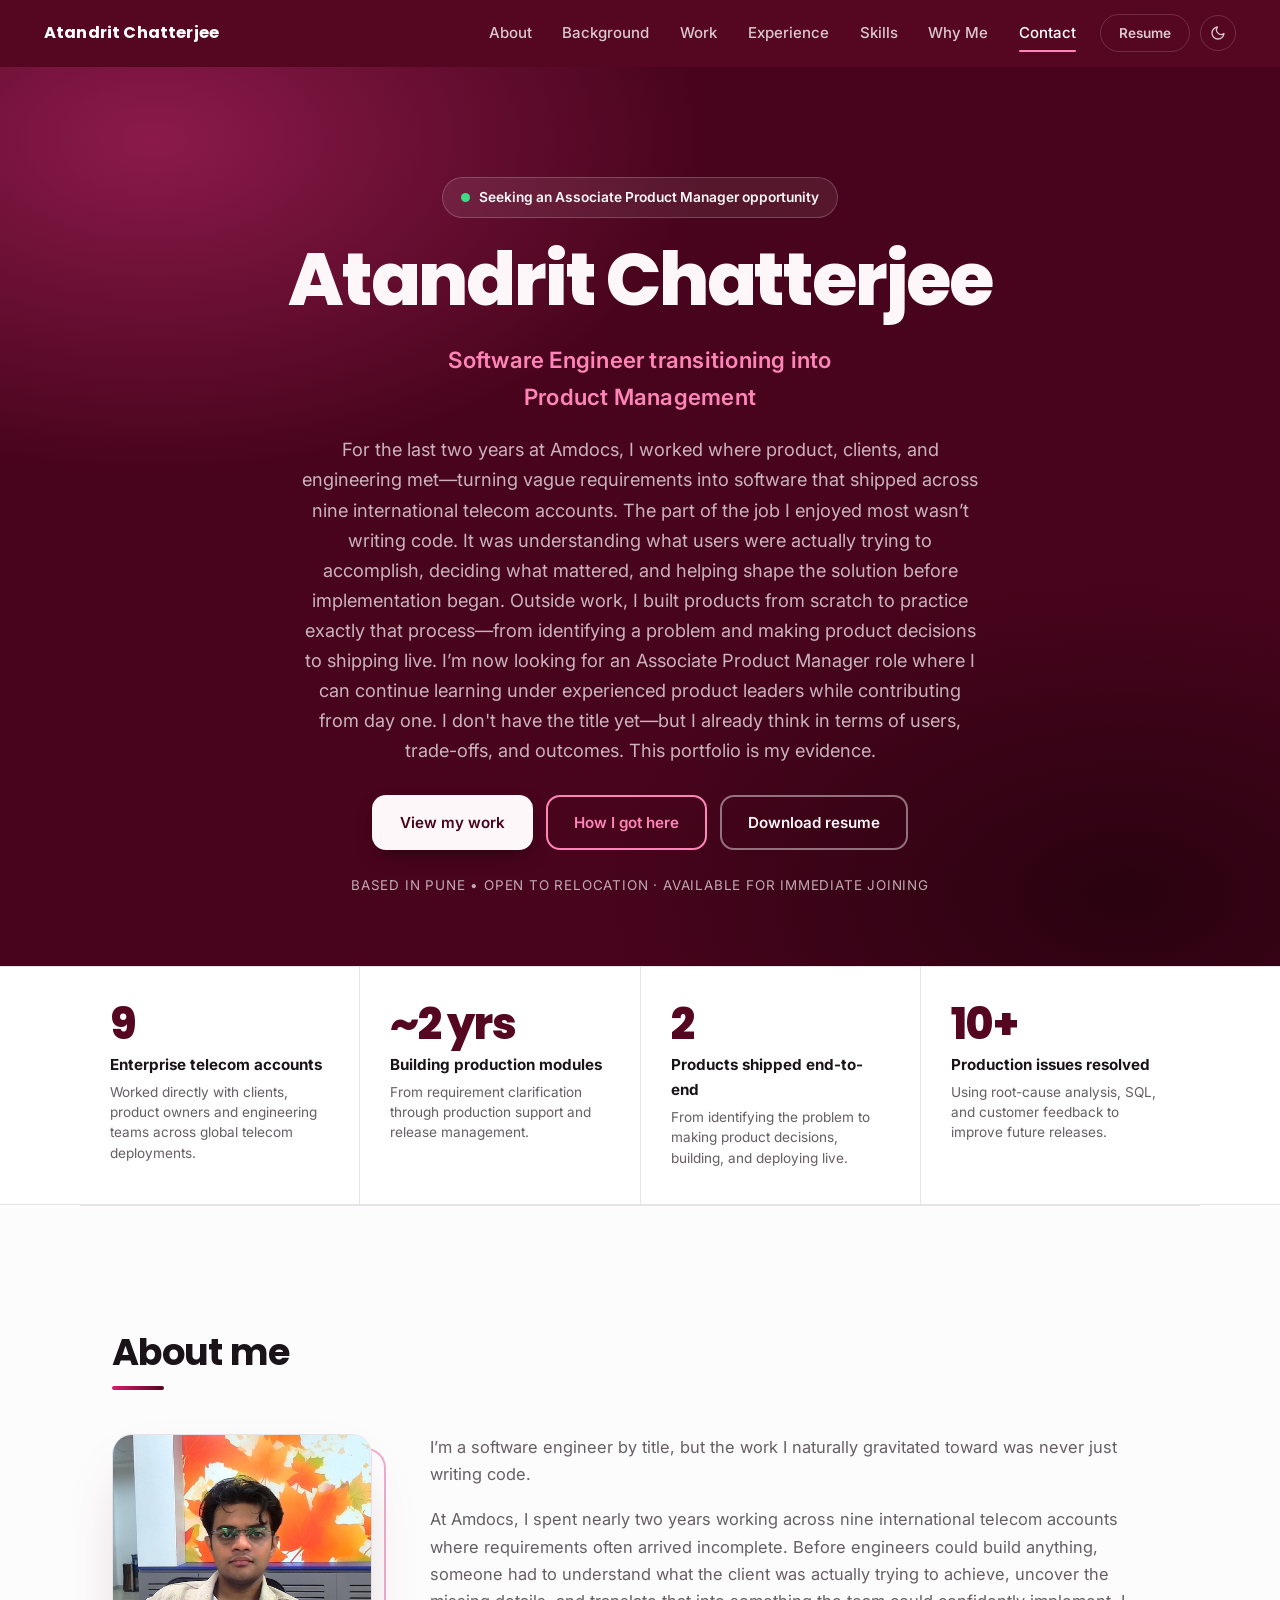
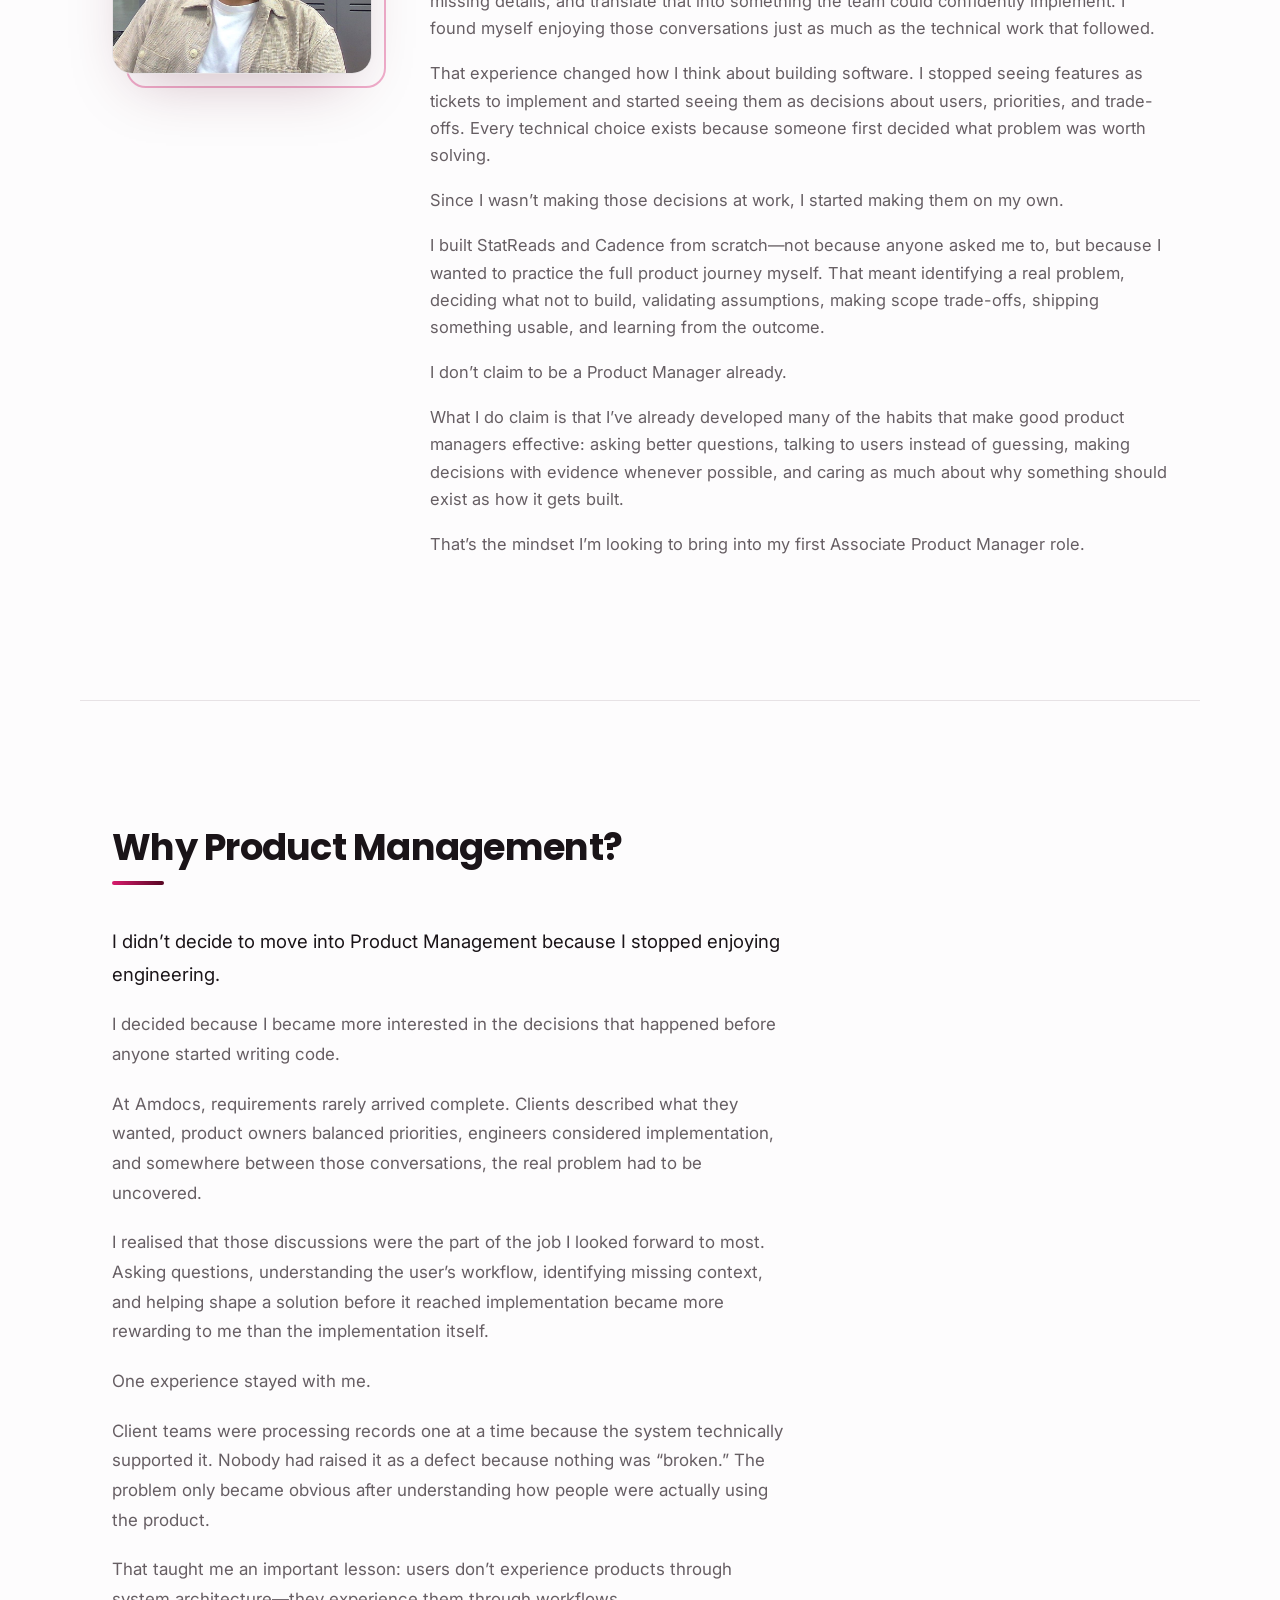
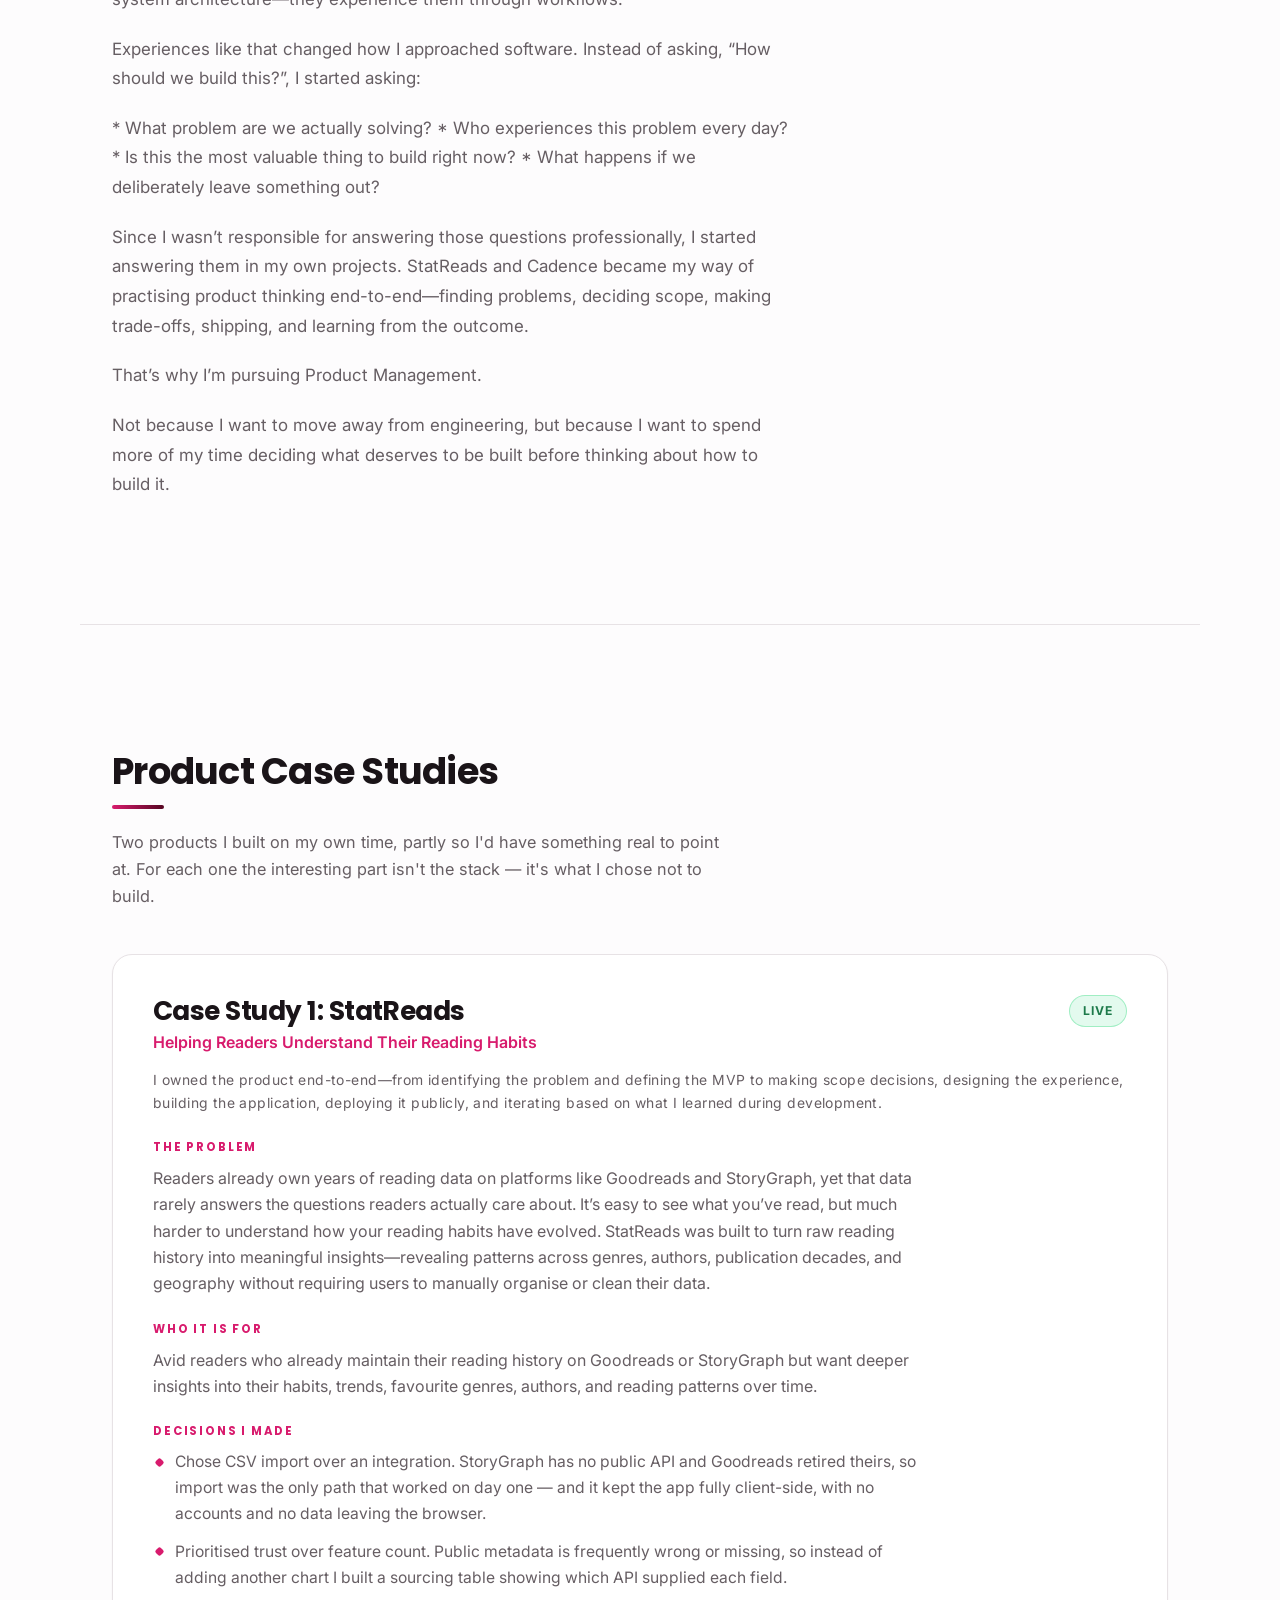
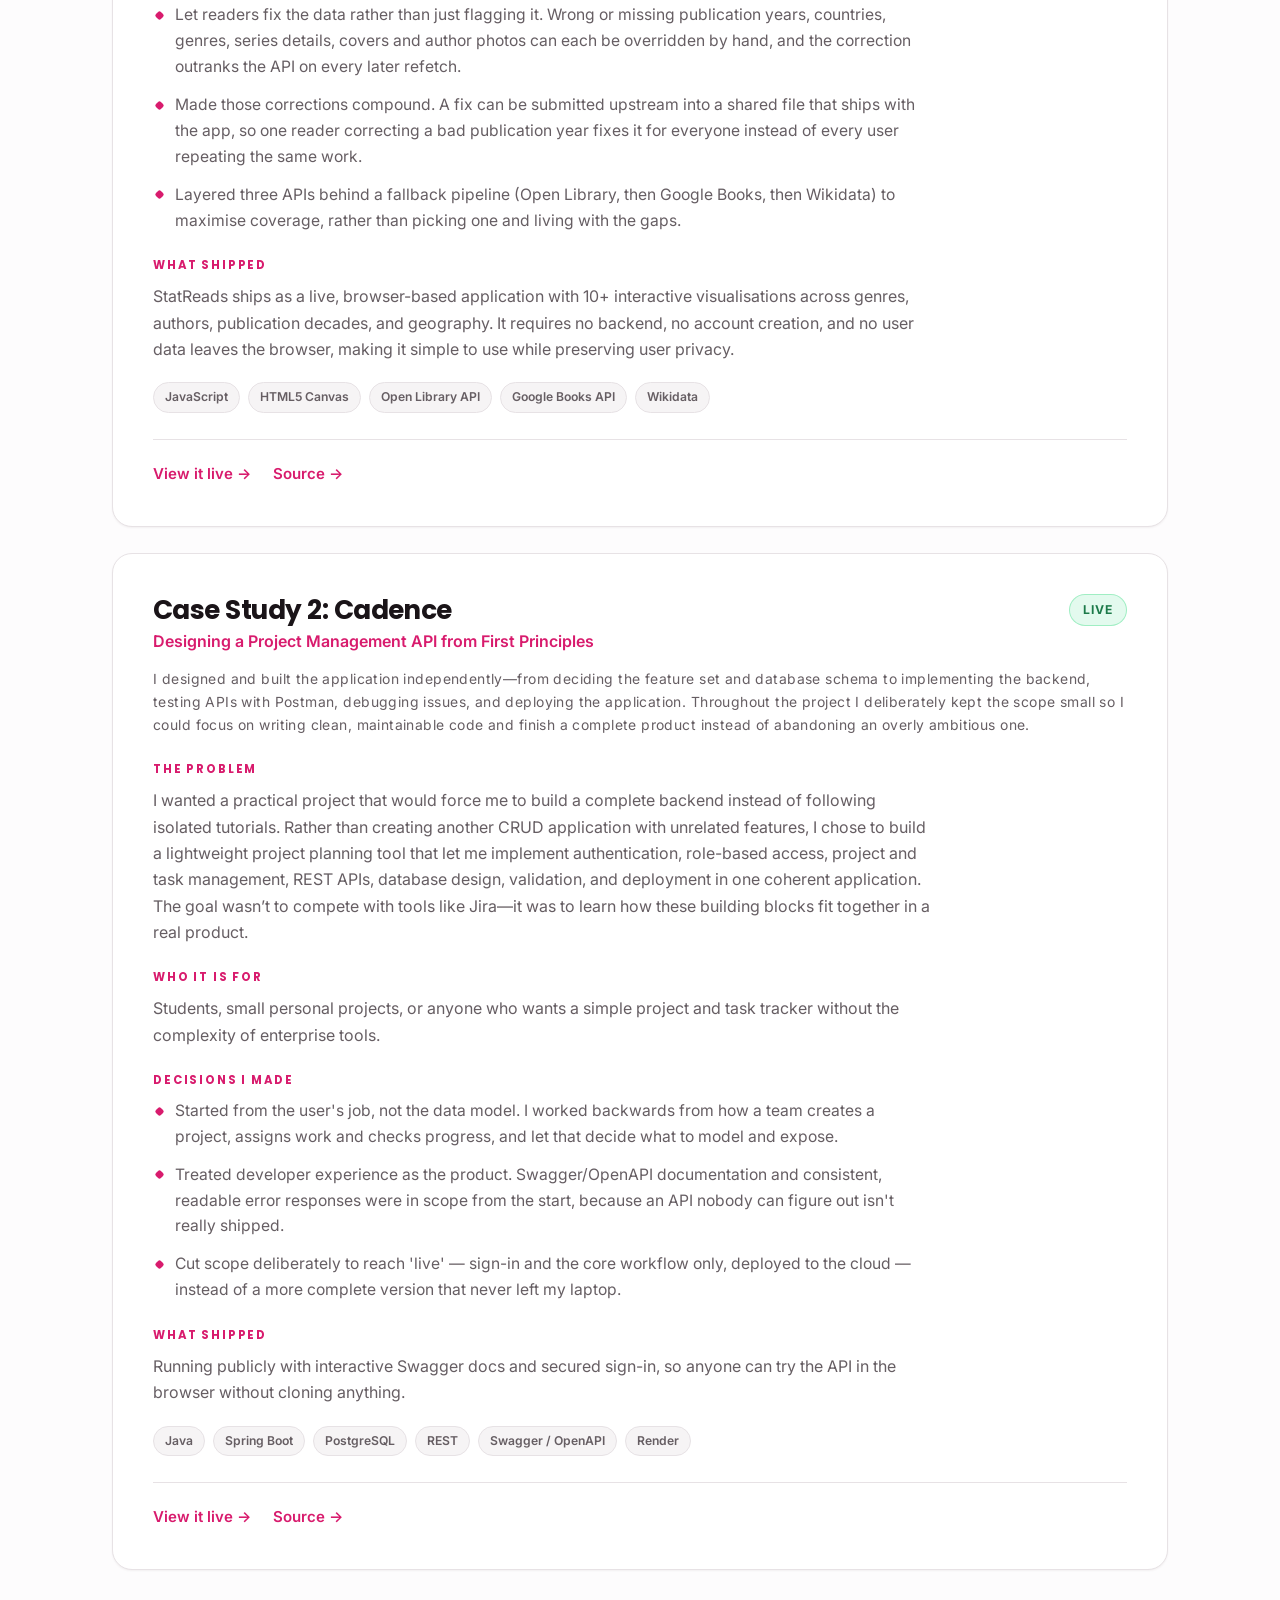
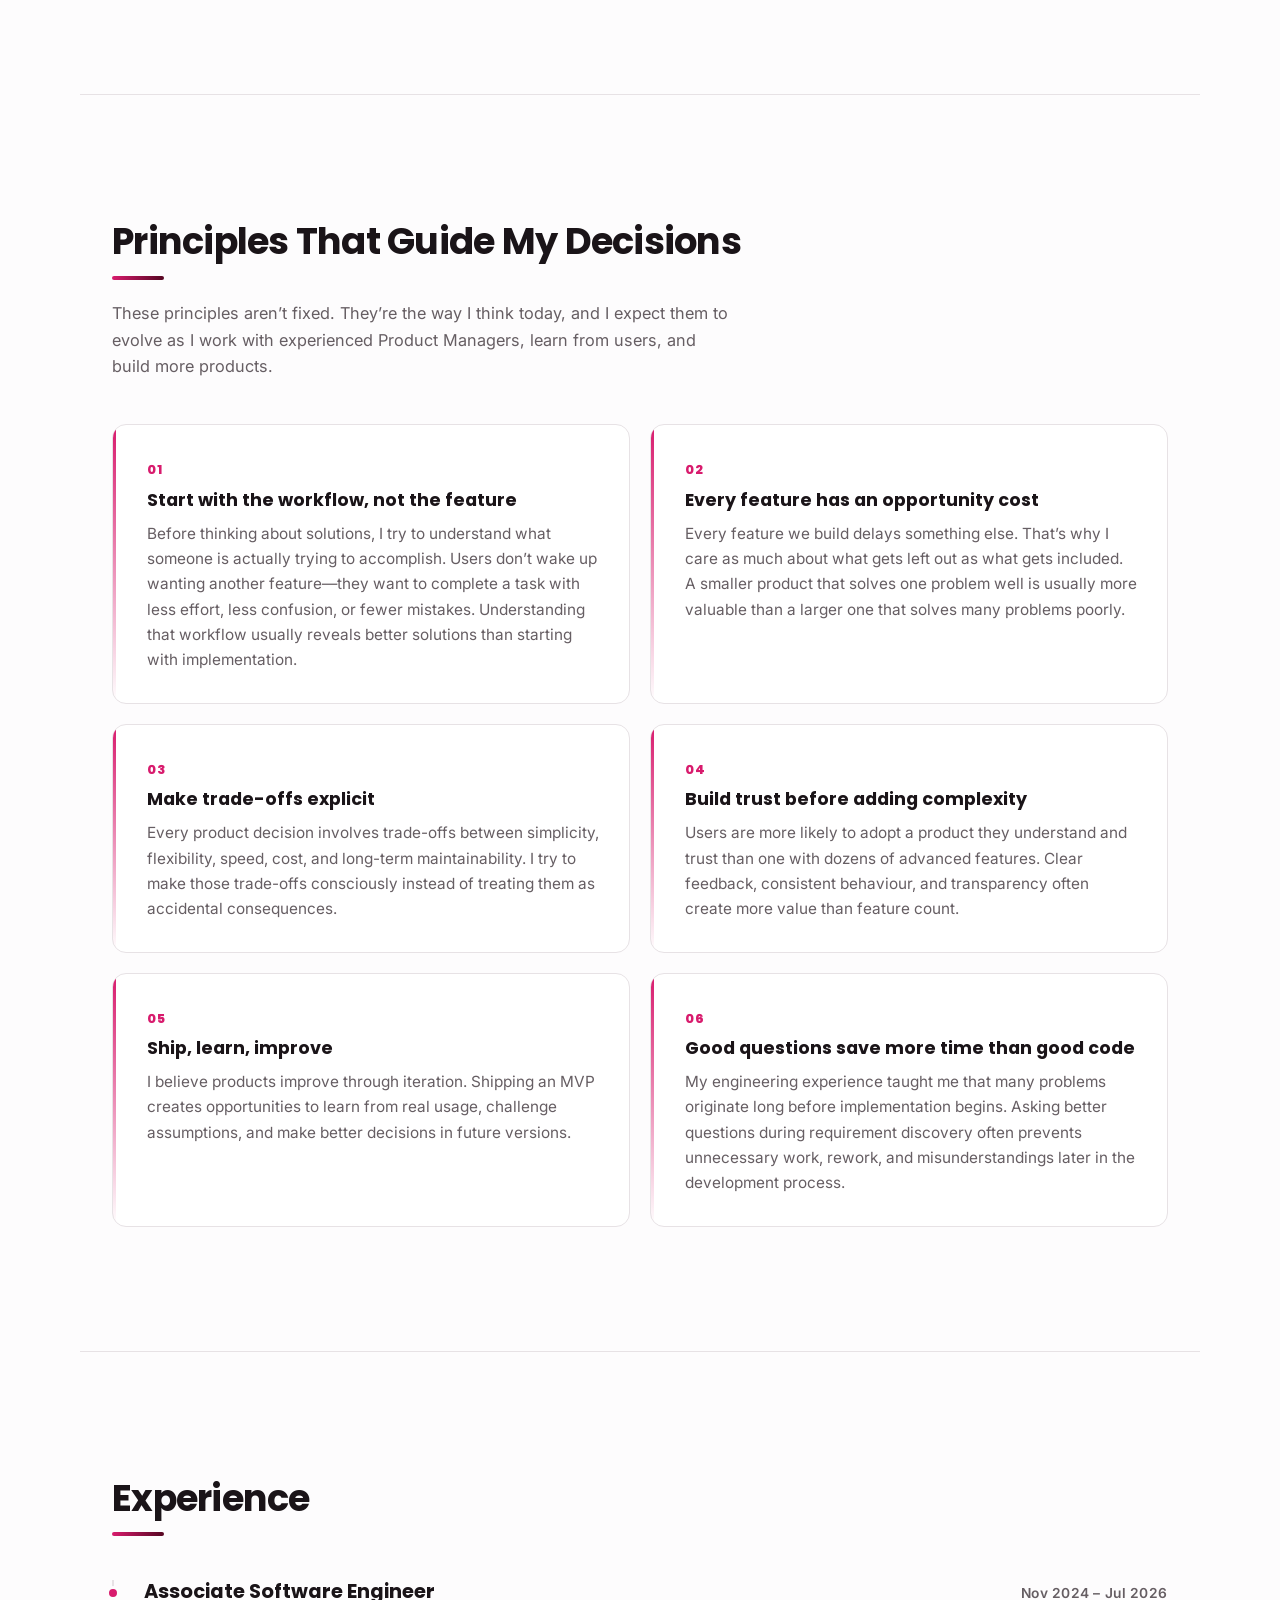
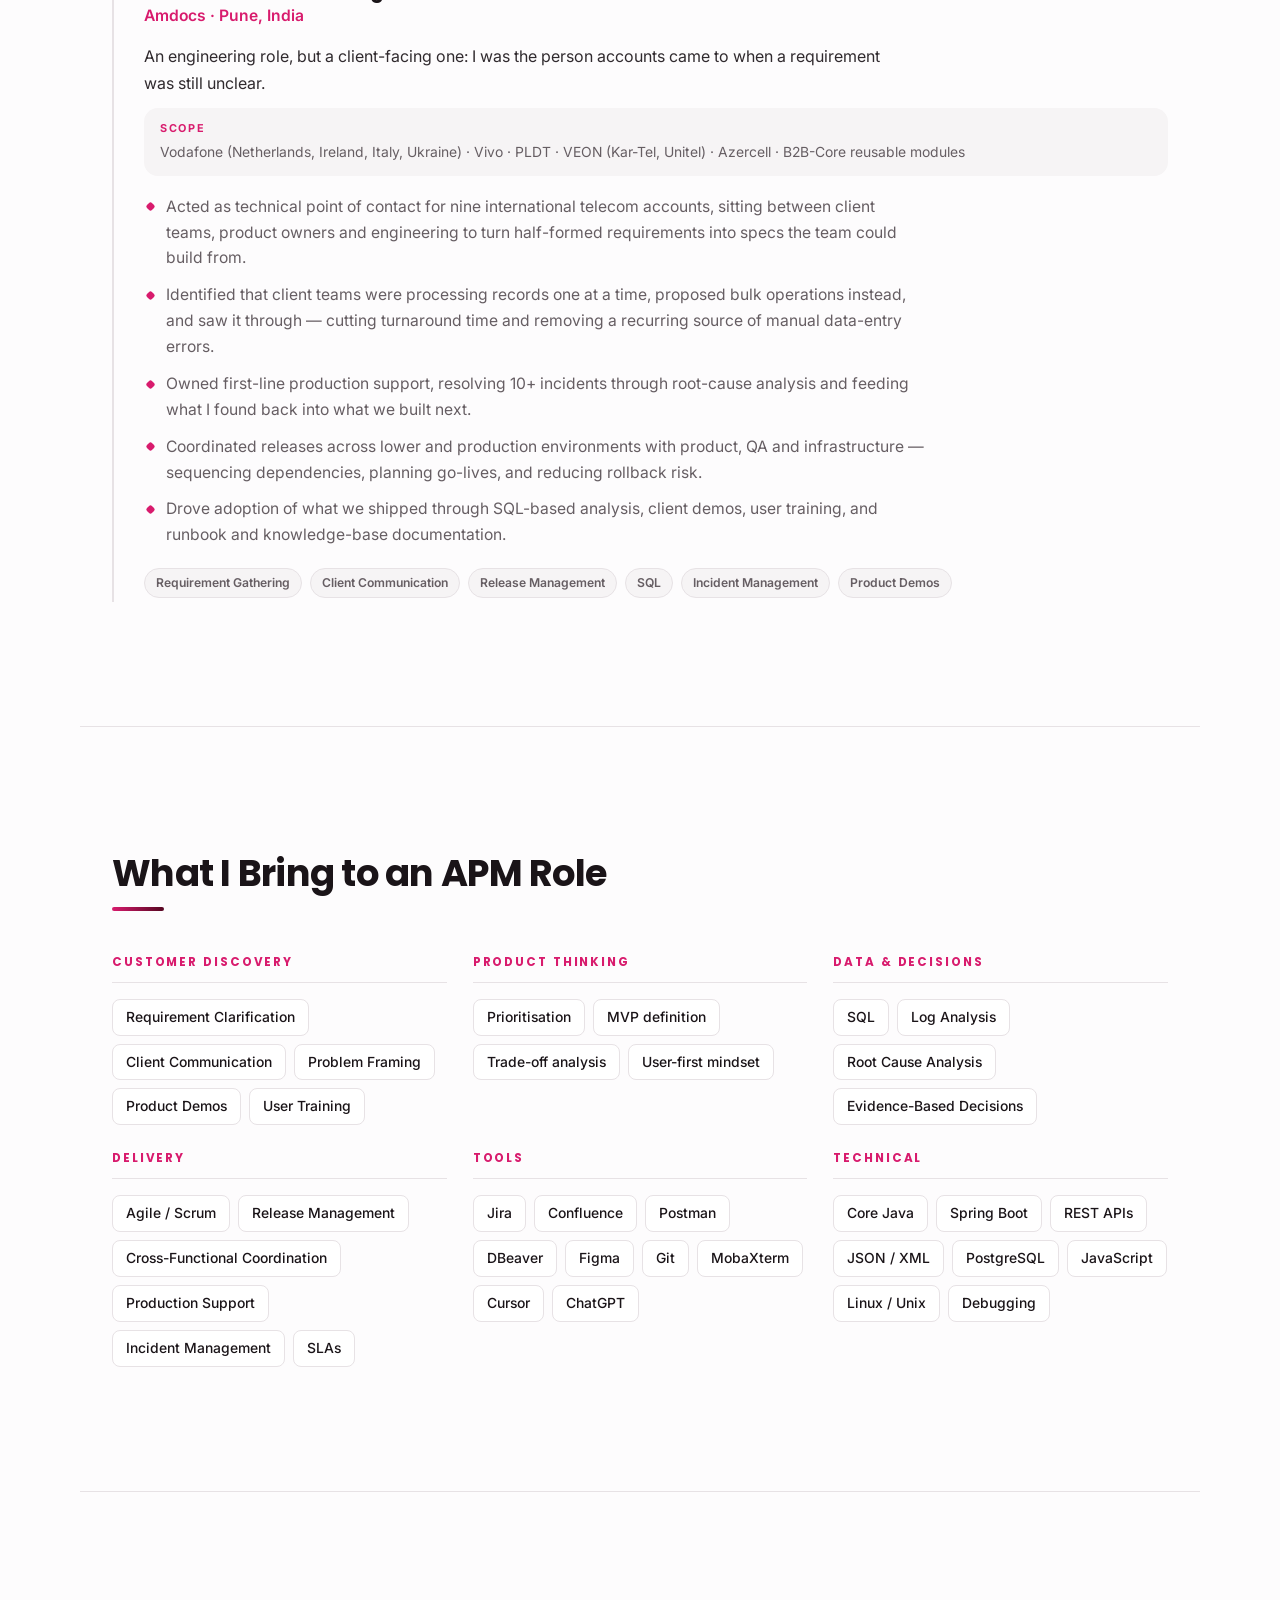
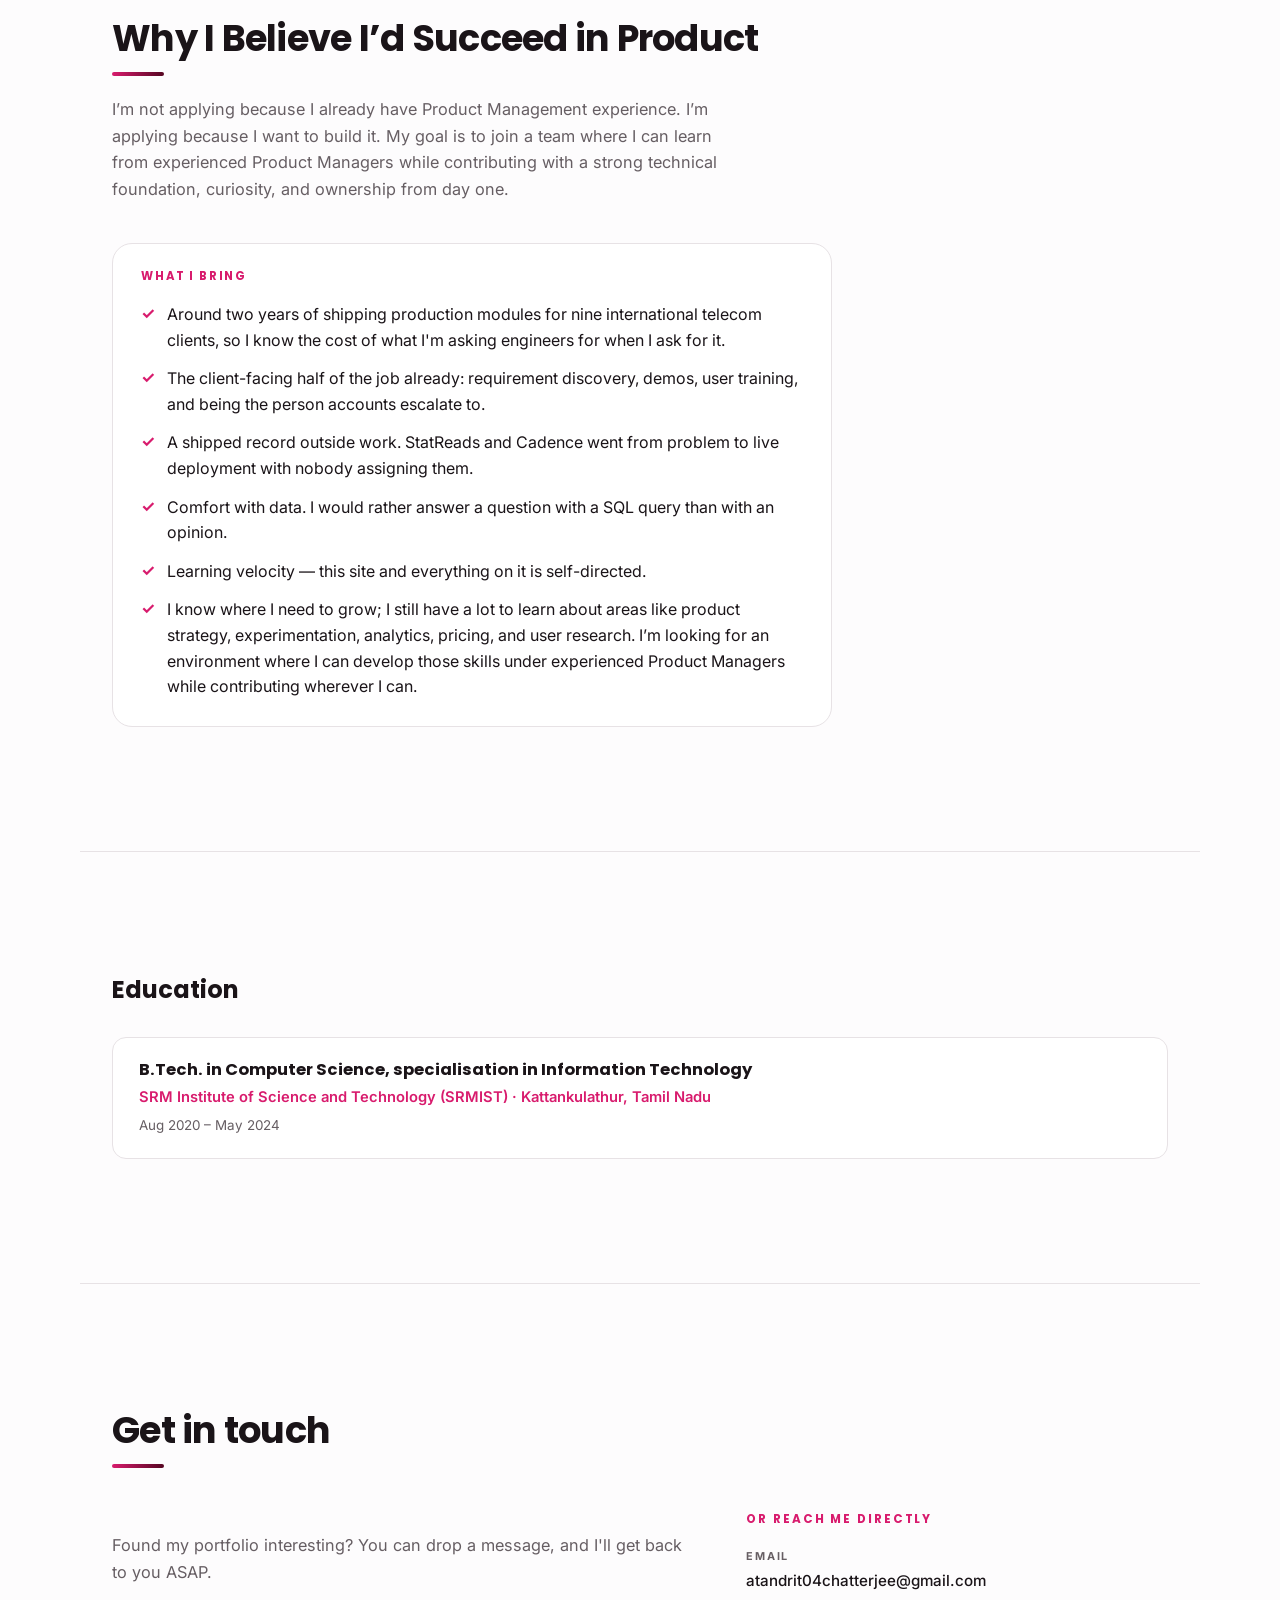
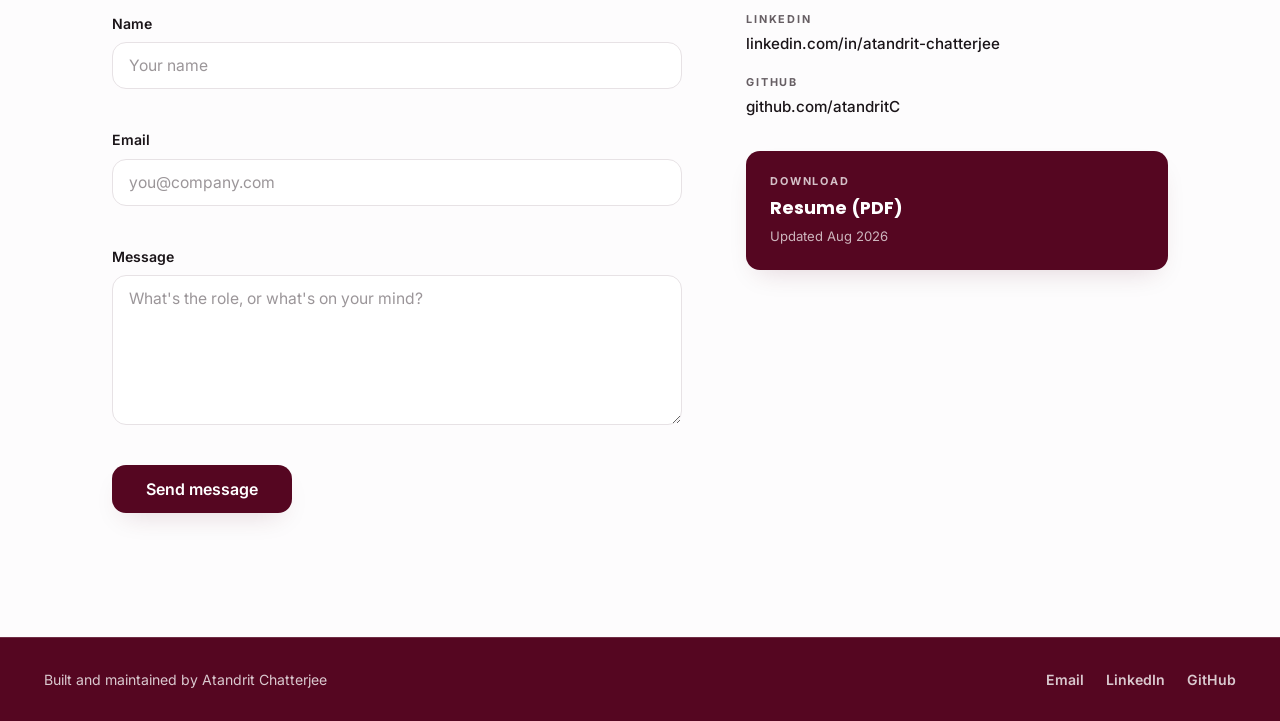
<file: index.html>
<!DOCTYPE html>
<html lang="en">

<head>
    <meta charset="UTF-8" />
    <meta name="viewport" content="width=device-width, initial-scale=1.0" />
    <meta name="theme-color" content="#550621" />

    <!-- ===================================================================
         SEO / SHARE PREVIEW
         Social crawlers (LinkedIn, Slack, X, WhatsApp) do not run JavaScript,
         so these tags have to be real HTML rather than rendered from
         content.js. The admin panel rewrites them in place on publish -
         the data-seo attributes are how it finds them, so don't remove them.
         =================================================================== -->
    <title data-seo="title">Atandrit Chatterjee — Aspiring Product Manager</title>
    <meta name="description" data-seo="description"
        content="Software engineer moving into product management. Nearly two years at Amdocs across 9 international telecom accounts, plus two products built solo from problem to live deployment. Looking for an Associate Product Manager role." />
    <meta name="keywords" data-seo="keywords"
        content="Aspiring Product Manager, Associate Product Manager, APM, Product Management, Career Transition, Requirement Gathering, Scoping, Prioritisation, SQL, Agile, Software Engineer to Product Manager, Atandrit Chatterjee" />
    <meta name="author" content="Atandrit Chatterjee" />
    <link rel="canonical" data-seo="canonical" href="https://atandritc.github.io/Personal-Portfolio-Website/" />

    <meta property="og:type" content="profile" />
    <meta property="og:site_name" content="Atandrit Chatterjee" />
    <meta property="og:title" data-seo="og:title"
        content="Atandrit Chatterjee — Aspiring Product Manager" />
    <meta property="og:description" data-seo="og:description"
        content="Software engineer moving into product management. Nearly two years at Amdocs across 9 international telecom accounts, plus two products built solo from problem to live deployment. Looking for an Associate Product Manager role." />
    <meta property="og:image" data-seo="og:image"
        content="https://atandritc.github.io/Personal-Portfolio-Website/assets/og-image.png" />
    <meta property="og:image:width" content="1200" />
    <meta property="og:image:height" content="630" />
    <meta property="og:url" data-seo="og:url" content="https://atandritc.github.io/Personal-Portfolio-Website/" />

    <meta name="twitter:card" content="summary_large_image" />
    <meta name="twitter:title" data-seo="twitter:title"
        content="Atandrit Chatterjee — Aspiring Product Manager" />
    <meta name="twitter:description" data-seo="twitter:description"
        content="Software engineer moving into product management. Nearly two years at Amdocs across 9 international telecom accounts, plus two products built solo from problem to live deployment. Looking for an Associate Product Manager role." />
    <meta name="twitter:image" data-seo="twitter:image"
        content="https://atandritc.github.io/Personal-Portfolio-Website/assets/og-image.png" />

    <!-- Favicons generated from the AC monogram -->
    <link rel="icon" href="assets/favicon.ico" sizes="any" />
    <link rel="icon" type="image/png" sizes="32x32" href="assets/favicon-32.png" />
    <link rel="icon" type="image/png" sizes="16x16" href="assets/favicon-16.png" />
    <link rel="apple-touch-icon" href="assets/apple-touch-icon.png" />
    <link rel="manifest" href="site.webmanifest" />

    <link rel="preconnect" href="https://fonts.googleapis.com" />
    <link rel="preconnect" href="https://fonts.gstatic.com" crossorigin />
    <link
        href="https://fonts.googleapis.com/css2?family=Inter:wght@400;500;600;700&family=Poppins:wght@600;700;800&display=swap"
        rel="stylesheet" />

    <link rel="stylesheet" href="style.css" />

    <!-- Structured data so Google understands who this page is about -->
    <script type="application/ld+json" id="ldJson">
    {
      "@context": "https://schema.org",
      "@type": "Person",
      "name": "Atandrit Chatterjee",
      "jobTitle": "Available for immediate joining",
      "email": "mailto:atandrit04chatterjee@gmail.com",
      "url": "https://atandritc.github.io/Personal-Portfolio-Website/",
      "address": {
            "@type": "PostalAddress",
            "addressLocality": "Based in Pune • Open to relocation",
            "addressCountry": "IN"
      },
      "sameAs": [
            "https://www.linkedin.com/in/atandrit-chatterjee/",
            "https://github.com/atandritC"
      ]
}
    </script>

    <!-- Runs before first paint: avoids a flash of the wrong theme, and marks
         the document as scripted so reveal-on-scroll sections aren't left
         invisible if script.js never loads. -->
    <script>
        (function () {
            var el = document.documentElement;
            el.classList.add('js');
            var saved = localStorage.getItem('theme');
            var prefersDark = window.matchMedia('(prefers-color-scheme: dark)').matches;
            if (saved === 'dark' || (!saved && prefersDark)) {
                el.classList.add('dark');
            }
        })();
    </script>
</head>

<body>

    <a href="#main" class="skip-link">Skip to content</a>

    <!-- Reading position indicator, width driven by scroll in script.js -->
    <div class="scroll-progress" aria-hidden="true"><span id="scrollProgressBar"></span></div>

    <!-- ===================== HEADER ===================== -->
    <header id="siteHeader">
        <a href="#hero" class="logo" aria-label="Back to top">
            <span class="logo-name" id="logoName">Atandrit Chatterjee</span>
        </a>

        <!-- Links whose target section is empty are removed by script.js -->
        <nav id="primaryNav" aria-label="Primary">
            <a href="#about">About</a>
            <a href="#whyPm">Background</a>
            <a href="#caseStudies">Case Studies</a>
            <a href="#projects">Work</a>
            <a href="#experience">Experience</a>
            <a href="#skills">Skills</a>
            <a href="#apmPitch">Why Me</a>
            <a href="#contact">Contact</a>
        </nav>

        <div class="header-actions">
            <a href="assets/resume.pdf" id="headerResume" download="Atandrit_Chatterjee_Resume.pdf"
                class="resume-btn">Resume</a>

            <button id="themeToggle" type="button" aria-label="Toggle dark mode"></button>

            <button id="navToggle" type="button" class="nav-toggle" aria-label="Open menu" aria-expanded="false"
                aria-controls="primaryNav">
                <span></span><span></span><span></span>
            </button>
        </div>
    </header>

    <!-- ===================== MAIN ===================== -->
    <main id="main">

        <!-- HERO -->
        <section id="hero">
            <div class="hero-content">
                <a href="#contact" class="hero-badge" id="availabilityBadge" hidden></a>

                <h1 id="heroGreeting">Atandrit Chatterjee</h1>

                <p class="hero-role" id="heroTransition"></p>

                <p class="hero-desc" id="heroSummary"></p>

                <div class="hero-buttons">
                    <a href="#projects" class="btn btn-primary" id="heroWorkCta">View my work</a>
                    <a href="#whyPm" class="btn btn-outline">How I got here</a>
                    <a href="assets/resume.pdf" id="heroResume" download="Atandrit_Chatterjee_Resume.pdf"
                        class="btn btn-ghost">Download resume</a>
                </div>

                <p class="hero-meta" id="heroMeta"></p>
            </div>
        </section>

        <!-- METRICS: the 5-second version of the resume -->
        <section id="metrics" class="band" data-animate aria-label="Key numbers">
            <div class="metrics-grid" id="metricsGrid"></div>
        </section>

        <!-- ABOUT -->
        <section id="about" data-animate>
            <h2 id="aboutHeading">About me</h2>

            <div class="about-content">
                <figure class="about-photo">
                    <img src="assets/pfp.jpg" id="aboutPhoto" alt="Atandrit Chatterjee" width="240" height="240"
                        loading="lazy" />
                </figure>

                <div class="about-text">
                    <div id="aboutParagraphs"></div>
                </div>
            </div>
        </section>

        <!-- THE SWITCH: tell the story and let the reader draw the conclusion -->
        <section id="whyPm" data-animate hidden>
            <h2 id="whyPmHeading">How I got here</h2>
            <div class="prose" id="whyPmBody"></div>
        </section>

        <!-- PRODUCT CASE STUDIES -->
        <section id="caseStudies" data-animate hidden>
            <h2 id="caseStudiesHeading">Product case studies</h2>
            <p class="section-intro" id="caseStudiesIntro"></p>
            <div class="case-list" id="caseStudiesList"></div>
        </section>

        <!-- PRODUCTS BUILT -->
        <section id="projects" data-animate hidden>
            <h2 id="projectsHeading">Products I've built end to end</h2>
            <p class="section-intro" id="projectsIntro"></p>
            <div class="case-list" id="projectsGrid"></div>
        </section>

        <!-- TEARDOWNS -->
        <section id="teardowns" data-animate hidden>
            <h2 id="teardownsHeading">Product teardowns</h2>
            <p class="section-intro" id="teardownsIntro"></p>
            <div class="case-list" id="teardownsList"></div>
        </section>

        <!-- EXPERIMENTS -->
        <section id="experiments" data-animate hidden>
            <h2 id="experimentsHeading">Experiments</h2>
            <p class="section-intro" id="experimentsIntro"></p>
            <div class="case-list" id="experimentsList"></div>
        </section>

        <!-- PRINCIPLES -->
        <section id="principles" data-animate hidden>
            <h2 id="principlesHeading">How I think about product</h2>
            <p class="section-intro" id="principlesIntro"></p>
            <div class="principles-grid" id="principlesGrid"></div>
        </section>

        <!-- FRAMEWORK TOOLKIT -->
        <section id="frameworks" data-animate hidden>
            <h2 id="frameworksHeading">Frameworks I reach for</h2>
            <p class="section-intro" id="frameworksIntro"></p>
            <div class="framework-table" id="frameworksList"></div>
        </section>

        <!-- PRODUCT OBSERVATIONS -->
        <section id="observations" data-animate hidden>
            <h2 id="observationsHeading">Product observations</h2>
            <p class="section-intro" id="observationsIntro"></p>
            <div class="observation-list" id="observationsList"></div>
        </section>

        <!-- EXPERIENCE -->
        <section id="experience" data-animate hidden>
            <h2 id="experienceHeading">Experience</h2>
            <div class="timeline" id="experienceList"></div>
        </section>

        <!-- SKILLS -->
        <section id="skills" data-animate hidden>
            <h2 id="skillsHeading">Skills</h2>
            <div class="skills-grid" id="skillsGrid"></div>
        </section>

        <!-- WHAT I'M LEARNING -->
        <section id="learning" data-animate hidden>
            <h2 id="learningHeading">What I'm learning</h2>
            <p class="section-intro" id="learningIntro"></p>
            <div class="learning-list" id="learningList"></div>
        </section>

        <!-- PRODUCT WRITING -->
        <section id="writing" data-animate hidden>
            <h2 id="writingHeading">Product writing</h2>
            <p class="section-intro" id="writingIntro"></p>
            <div class="writing-list" id="writingList"></div>
        </section>

        <!-- WHY HIRE ME FOR AN APM ROLE: addresses the gap head-on -->
        <section id="apmPitch" data-animate hidden>
            <h2 id="apmPitchHeading">Why hire me for an APM role</h2>
            <p class="section-intro" id="apmPitchIntro"></p>

            <div class="ledger">
                <div class="ledger-col ledger-lack">
                    <h3 id="apmLackHeading">What I don't have</h3>
                    <ul id="apmLackList"></ul>
                </div>
                <div class="ledger-col ledger-bring">
                    <h3 id="apmBringHeading">What I bring</h3>
                    <ul id="apmBringList"></ul>
                </div>
            </div>
        </section>

        <!-- EDUCATION + COURSES -->
        <section id="education" data-animate hidden>
            <div class="two-col">
                <div id="eduBlock">
                    <h2 id="educationHeading">Education</h2>
                    <div class="edu-list" id="educationList"></div>
                </div>
                <div id="certsBlock" hidden>
                    <h2 id="certificationsHeading">Courses &amp; certifications</h2>
                    <div class="edu-list" id="certificationsList"></div>
                </div>
            </div>
        </section>

        <!-- CONTACT -->
        <section id="contact" data-animate>
            <h2 id="contactHeading">Get in touch</h2>

            <div class="contact-layout">
                <div class="contact-form-wrapper">
                    <p class="section-intro" id="contactBlurb"></p>

                    <form id="contactForm" novalidate>
                        <div class="form-group">
                            <label for="name">Name</label>
                            <input type="text" id="name" name="name" autocomplete="name" required
                                placeholder="Your name" />
                            <span class="field-error" id="nameError"></span>
                        </div>

                        <div class="form-group">
                            <label for="email">Email</label>
                            <input type="email" id="email" name="email" autocomplete="email" required
                                placeholder="you@company.com" />
                            <span class="field-error" id="emailError"></span>
                        </div>

                        <div class="form-group">
                            <label for="message">Message</label>
                            <textarea id="message" name="message" required
                                placeholder="What's the role, or what's on your mind?"></textarea>
                            <span class="field-error" id="messageError"></span>
                        </div>

                        <!-- Honeypot: bots fill this, humans never see it -->
                        <input type="checkbox" name="botcheck" class="honeypot" tabindex="-1" aria-hidden="true" />

                        <button type="submit" id="contactSubmit" class="btn btn-solid">Send message</button>
                    </form>

                    <p class="form-status" id="formStatus" role="status" aria-live="polite"></p>
                </div>

                <aside class="contact-links">
                    <h3 id="contactDirectHeading">Or reach me directly</h3>
                    <ul id="socialsList"></ul>

                    <a href="assets/resume.pdf" id="asideResume" download="Atandrit_Chatterjee_Resume.pdf"
                        class="resume-card">
                        <span class="resume-card-label">Download</span>
                        <span class="resume-card-title">Resume (PDF)</span>
                        <span class="resume-card-meta" id="resumeUpdated"></span>
                    </a>
                </aside>
            </div>
        </section>

    </main>

    <!-- ===================== FOOTER ===================== -->
    <footer>
        <p id="footerNote">Built and maintained by Atandrit Chatterjee</p>
        <div class="footer-links" id="footerLinks"></div>
    </footer>

    <button id="backToTop" type="button" class="back-to-top" aria-label="Back to top" hidden>&uarr;</button>

    <script src="content.js"></script>
    <script src="script.js"></script>

</body>

</html>
</file>
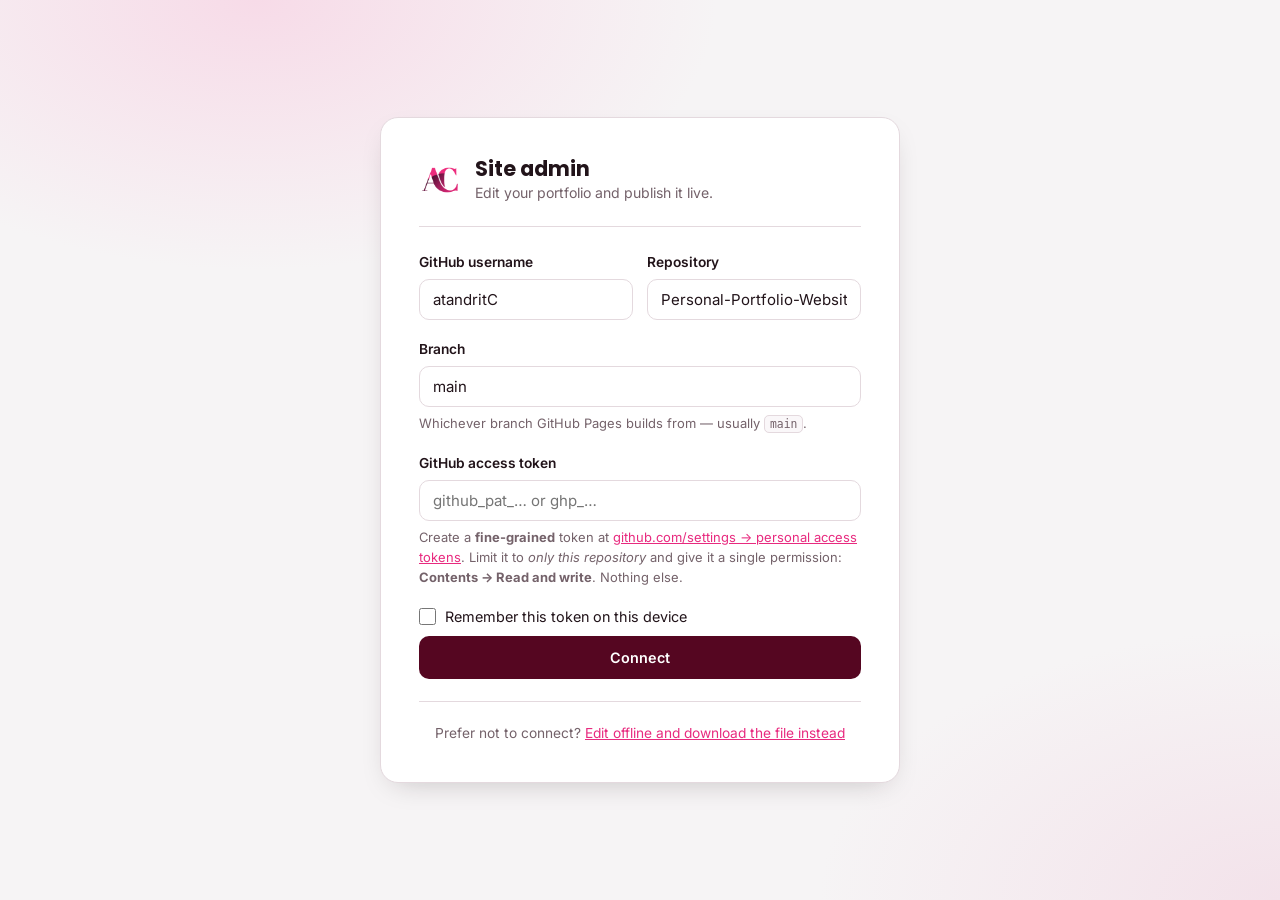
<file: admin.html>
<!DOCTYPE html>
<html lang="en">

<head>
    <meta charset="UTF-8" />
    <meta name="viewport" content="width=device-width, initial-scale=1.0" />

    <!-- This page must never show up in search results -->
    <meta name="robots" content="noindex, nofollow, noarchive" />
    <meta name="googlebot" content="noindex, nofollow" />

    <title>Site admin — Atandrit Chatterjee</title>

    <link rel="icon" href="assets/favicon.ico" sizes="any" />
    <link rel="preconnect" href="https://fonts.googleapis.com" />
    <link rel="preconnect" href="https://fonts.gstatic.com" crossorigin />
    <link
        href="https://fonts.googleapis.com/css2?family=Inter:wght@400;500;600;700&family=Poppins:wght@600;700;800&display=swap"
        rel="stylesheet" />
    <link rel="stylesheet" href="admin.css" />
</head>

<body>

    <!-- ===================================================================
         CONNECT GATE
         Shown until a GitHub token has been validated.
         =================================================================== -->
    <div class="gate" id="gate">
        <div class="gate-card">
            <div class="gate-brand">
                <img src="assets/ac-logo.png" alt="" width="42" height="42" />
                <div>
                    <h1>Site admin</h1>
                    <p>Edit your portfolio and publish it live.</p>
                </div>
            </div>

            <form id="connectForm">
                <div class="row">
                    <div class="field">
                        <label for="ghOwner">GitHub username</label>
                        <input id="ghOwner" type="text" spellcheck="false" autocomplete="off" value="atandritC" />
                    </div>
                    <div class="field">
                        <label for="ghRepo">Repository</label>
                        <input id="ghRepo" type="text" spellcheck="false" autocomplete="off"
                            value="Personal-Portfolio-Website" />
                    </div>
                </div>

                <div class="field">
                    <label for="ghBranch">Branch</label>
                    <input id="ghBranch" type="text" spellcheck="false" autocomplete="off" value="main" />
                    <p class="hint">Whichever branch GitHub Pages builds from — usually <code>main</code>.</p>
                </div>

                <div class="field">
                    <label for="ghToken">GitHub access token</label>
                    <input id="ghToken" type="password" spellcheck="false" autocomplete="off"
                        placeholder="github_pat_… or ghp_…" />
                    <p class="hint">
                        Create a <strong>fine-grained</strong> token at
                        <a href="https://github.com/settings/personal-access-tokens/new" target="_blank"
                            rel="noopener">github.com/settings → personal access tokens</a>.
                        Limit it to <em>only this repository</em> and give it a single permission:
                        <strong>Contents → Read and write</strong>. Nothing else.
                    </p>
                </div>

                <label class="check">
                    <input type="checkbox" id="ghRemember" />
                    <span>Remember this token on this device</span>
                </label>
                <p class="hint warn" id="rememberWarning" hidden>
                    Only tick this on a computer that is yours alone. The token is stored in this browser and
                    anyone with access to it could push to your repository.
                </p>

                <button type="submit" class="btn primary block" id="connectBtn">Connect</button>
                <p class="status" id="connectStatus" role="status" aria-live="polite"></p>
            </form>

            <p class="gate-foot">
                Prefer not to connect? <button type="button" class="linkish" id="offlineBtn">Edit offline and
                    download the file instead</button>
            </p>
        </div>
    </div>

    <!-- ===================================================================
         EDITOR
         =================================================================== -->
    <div class="app" id="app" hidden>

        <aside class="sidebar">
            <a class="side-brand" href="index.html">
                <img src="assets/ac-logo.png" alt="" width="30" height="30" />
                <span>Site admin</span>
            </a>

            <nav class="side-nav" id="sideNav" aria-label="Editor sections"></nav>

            <div class="side-foot">
                <p class="repo-line" id="repoLine"></p>
                <button type="button" class="linkish" id="disconnectBtn">Disconnect</button>
            </div>
        </aside>

        <main class="editor">

            <!-- Quick actions: the things changed most often -->
            <div class="quickbar">
                <div class="quick-status">
                    <span class="quick-label">Job-hunting status</span>
                    <div class="segmented" id="quickStatus" role="group" aria-label="Availability status">
                        <button type="button" data-status="open">Open to work</button>
                        <button type="button" data-status="selective">Open to the right role</button>
                        <button type="button" data-status="closed">Not looking</button>
                    </div>
                </div>

                <label class="switch">
                    <input type="checkbox" id="quickShowBadge" />
                    <span class="switch-track" aria-hidden="true"></span>
                    <span class="switch-label">Show the pill on the site</span>
                </label>
            </div>

            <div class="panels" id="panels"></div>

        </main>

        <!-- Sticky publish bar -->
        <div class="publishbar">
            <div class="publish-info">
                <span class="dot" id="dirtyDot"></span>
                <span id="dirtyText">No unsaved changes</span>
            </div>

            <div class="publish-actions">
                <button type="button" class="btn ghost" id="previewBtn">Preview</button>
                <button type="button" class="btn ghost" id="downloadBtn">Download backup</button>
                <button type="button" class="btn ghost" id="revertBtn">Discard changes</button>
                <button type="button" class="btn primary" id="publishBtn">Publish to site</button>
            </div>
        </div>

        <p class="publish-status" id="publishStatus" role="status" aria-live="polite"></p>
    </div>

    <script src="content.js"></script>
    <script src="admin.js"></script>

</body>

</html>
</file>
<file: style.css>
/* ============================================================
   DESIGN TOKENS
   Palette is sampled from the AC monogram: deep maroon #550621
   and magenta #e82a7f.
   ============================================================ */

/* Light mode is kept close to neutral on purpose. The maroon header and
   the magenta accent are the only colour on the page, so the writing and
   the product work carry it rather than the palette. */
:root {
    --color-bg: #fdfcfd;
    --color-surface: #ffffff;
    --color-surface-2: #f6f4f5;
    --color-primary: #550621;
    --color-accent: #d81b6d;
    --color-accent-soft: #fdeff5;
    --color-text: #1a1418;
    --color-muted: #665e63;
    --color-border: #e7e2e5;

    /* The header owns its own colours so dark mode doesn't need to
       fight the primary colour with per-element overrides. */
    --header-bg: #550621;
    --header-text: #ffffff;
    --header-dim: rgba(255, 255, 255, 0.78);
    --header-border: rgba(255, 255, 255, 0.16);
    /* The mobile menu overflows the header's box, so the header's
       backdrop-filter can't cover it. It needs a fully opaque fill. */
    --menu-bg: #4a0519;

    /* Hero stays dark in both themes */
    --hero-bg: #48041c;
    --hero-glow-1: #8b1a4a;
    --hero-glow-2: #2a0210;
    --hero-text: #fdf7f9;
    --hero-dim: rgba(253, 247, 249, 0.72);
    --hero-accent: #ff85b8;

    --radius: 14px;
    --radius-lg: 20px;
    --shadow-sm: 0 1px 2px rgba(36, 20, 26, 0.05);
    --shadow-md: 0 12px 28px -12px rgba(85, 6, 33, 0.18);
    --shadow-lg: 0 28px 60px -24px rgba(85, 6, 33, 0.28);
    --transition: 0.25s cubic-bezier(0.4, 0, 0.2, 1);

    --maxw: 1120px;
    --font-body: 'Inter', system-ui, -apple-system, sans-serif;
    --font-head: 'Poppins', 'Inter', system-ui, sans-serif;
}

html.dark {
    --color-bg: #120910;
    --color-surface: #1b1017;
    --color-surface-2: #241520;
    --color-primary: #ff5fa2;
    --color-accent: #ff5fa2;
    --color-accent-soft: rgba(255, 95, 162, 0.12);
    --color-text: #f4ecef;
    --color-muted: #b6a1ab;
    --color-border: rgba(255, 95, 162, 0.16);

    --header-bg: rgba(18, 9, 16, 0.88);
    --header-text: #f4ecef;
    --header-dim: rgba(244, 236, 239, 0.7);
    --header-border: rgba(255, 95, 162, 0.16);
    --menu-bg: #150b12;

    --hero-bg: #0d0509;
    --hero-glow-1: #45102c;
    --hero-glow-2: #050204;

    --shadow-md: 0 12px 28px -12px rgba(0, 0, 0, 0.6);
    --shadow-lg: 0 28px 60px -24px rgba(0, 0, 0, 0.7);
}


/* ============================================================
   RESET & BASE
   ============================================================ */

*,
*::before,
*::after {
    box-sizing: border-box;
    margin: 0;
    padding: 0;
}

html {
    scroll-behavior: smooth;
    -webkit-text-size-adjust: 100%;
}

body {
    font-family: var(--font-body);
    color: var(--color-text);
    background-color: var(--color-bg);
    line-height: 1.65;
    min-height: 100vh;
    overflow-x: hidden;
    transition: background-color var(--transition), color var(--transition);
}

img {
    max-width: 100%;
    display: block;
}

a {
    color: var(--color-accent);
    text-decoration: none;
}

ul {
    list-style: none;
}

button {
    font-family: inherit;
    cursor: pointer;
}

[hidden] {
    display: none !important;
}

:focus-visible {
    outline: 2.5px solid var(--color-accent);
    outline-offset: 3px;
    border-radius: 4px;
}

.skip-link {
    position: absolute;
    left: 50%;
    top: 0;
    transform: translate(-50%, -120%);
    z-index: 300;
    background: var(--color-accent);
    color: #fff;
    padding: 12px 22px;
    border-radius: 0 0 10px 10px;
    font-weight: 600;
    transition: transform var(--transition);
}

.skip-link:focus {
    transform: translate(-50%, 0);
}


/* ============================================================
   TYPOGRAPHY
   ============================================================ */

h1,
h2,
h3,
h4 {
    font-family: var(--font-head);
    line-height: 1.2;
    font-weight: 700;
}

section>h2 {
    font-size: clamp(1.6rem, 3.4vw, 2.3rem);
    letter-spacing: -0.02em;
    display: inline-block;
    color: var(--color-text);
}

section>h2::after {
    content: '';
    display: block;
    width: 52px;
    height: 4px;
    background: linear-gradient(90deg, var(--color-accent), var(--color-primary));
    border-radius: 2px;
    margin-top: 12px;
}

html.dark section>h2::after {
    background: linear-gradient(90deg, var(--color-accent), transparent);
}

.section-intro {
    color: var(--color-muted);
    max-width: 62ch;
    margin-top: 20px;
    font-size: 1.02rem;
}


/* ============================================================
   REVEAL ON SCROLL
   Gated on html.js so content is never stuck invisible when
   JavaScript fails to load.
   ============================================================ */

/* Deliberately restrained: enough to feel alive, not enough to be the
   thing anyone notices. The product work is meant to be the hero. */
html.js [data-animate] {
    opacity: 0;
    transform: translateY(12px);
    transition: opacity 0.5s ease, transform 0.5s ease;
}

html.js [data-animate].animate-in {
    opacity: 1;
    transform: none;
}


/* ============================================================
   PREVIEW FLAG
   Only ever shown when the admin panel opens index.html?preview=1
   ============================================================ */

.preview-flag {
    position: fixed;
    bottom: 0;
    left: 0;
    right: 0;
    z-index: 250;
    padding: 10px 20px;
    text-align: center;
    font-size: 0.85rem;
    font-weight: 600;
    color: #1a0410;
    background: #ffb524;
    box-shadow: 0 -4px 18px rgba(0, 0, 0, 0.2);
}

body.has-preview-flag .back-to-top {
    bottom: 62px;
}


/* ============================================================
   SCROLL PROGRESS
   ============================================================ */

.scroll-progress {
    position: fixed;
    top: 0;
    left: 0;
    width: 100%;
    height: 3px;
    z-index: 200;
    pointer-events: none;
}

.scroll-progress span {
    display: block;
    height: 100%;
    width: 0;
    background: linear-gradient(90deg, var(--color-primary), var(--color-accent));
}

html.dark .scroll-progress span {
    background: linear-gradient(90deg, var(--color-accent), #ffb3d3);
}


/* ============================================================
   HEADER
   ============================================================ */

/* Scoped to the id, not the bare `header` element: the project cards use
   a <header> too, and would otherwise inherit the maroon bar and sticky
   positioning from this rule. */
#siteHeader {
    position: sticky;
    top: 0;
    z-index: 150;
    display: flex;
    align-items: center;
    justify-content: space-between;
    gap: 24px;
    padding: 14px clamp(20px, 4vw, 44px);
    background: var(--header-bg);
    border-bottom: 1px solid transparent;
    backdrop-filter: blur(14px);
    transition: transform var(--transition), box-shadow var(--transition), border-color var(--transition);
}

#siteHeader.scrolled {
    box-shadow: var(--shadow-md);
    border-bottom-color: var(--header-border);
}

#siteHeader.hidden {
    transform: translateY(-100%);
}

/* The name is the only brand element in the header, so it has to stay
   legible all the way down to the narrowest phones. */
.logo {
    display: inline-flex;
    align-items: center;
    color: var(--header-text);
    font-family: var(--font-head);
    font-weight: 700;
    font-size: clamp(0.92rem, 3.4vw, 1.02rem);
    letter-spacing: 0.01em;
    flex-shrink: 0;
    white-space: nowrap;
    transition: opacity var(--transition);
}

.logo:hover {
    opacity: 0.82;
}

nav {
    display: flex;
    gap: clamp(18px, 2.4vw, 32px);
    margin-left: auto;
}

nav a {
    position: relative;
    color: var(--header-dim);
    font-weight: 500;
    font-size: 0.94rem;
    padding: 4px 0;
    transition: color var(--transition);
}

nav a::after {
    content: '';
    position: absolute;
    left: 0;
    bottom: -2px;
    width: 100%;
    height: 2px;
    background: var(--hero-accent);
    border-radius: 2px;
    transform: scaleX(0);
    transform-origin: left;
    transition: transform var(--transition);
}

nav a:hover,
nav a.active {
    color: var(--header-text);
}

nav a:hover::after,
nav a.active::after {
    transform: scaleX(1);
}

.header-actions {
    display: flex;
    align-items: center;
    gap: 10px;
    flex-shrink: 0;
}

.resume-btn {
    border: 1.5px solid var(--header-border);
    color: var(--header-dim);
    padding: 7px 18px;
    border-radius: 999px;
    font-size: 0.85rem;
    font-weight: 600;
    white-space: nowrap;
    transition: all var(--transition);
}

.resume-btn:hover {
    background: rgba(255, 255, 255, 0.12);
    border-color: var(--header-text);
    color: var(--header-text);
}

#themeToggle {
    display: grid;
    place-items: center;
    width: 36px;
    height: 36px;
    border-radius: 50%;
    background: transparent;
    border: 1.5px solid var(--header-border);
    color: var(--header-dim);
    flex-shrink: 0;
    transition: all var(--transition);
}

#themeToggle:hover {
    background: rgba(255, 255, 255, 0.12);
    color: var(--header-text);
    border-color: var(--header-text);
}

/* Hamburger — hidden until the nav no longer fits */
.nav-toggle {
    display: none;
    flex-direction: column;
    justify-content: center;
    gap: 5px;
    width: 38px;
    height: 36px;
    padding: 0 7px;
    background: transparent;
    border: 1.5px solid var(--header-border);
    border-radius: 10px;
}

.nav-toggle span {
    display: block;
    height: 2px;
    background: var(--header-text);
    border-radius: 2px;
    transition: transform var(--transition), opacity var(--transition);
}


/* ============================================================
   SECTION LAYOUT
   ============================================================ */

section {
    max-width: var(--maxw);
    margin: 0 auto;
    padding: clamp(72px, 10vw, 124px) clamp(20px, 4vw, 32px);
    scroll-margin-top: 90px;
}

/* A hairline between sections. There are a lot of them now, and the rule
   does more for scannability than extra whitespace alone would. */
main>section+section:not(.band) {
    border-top: 1px solid var(--color-border);
}

/* The metrics band draws its own bottom edge, so the section after it
   would otherwise show two lines. */
main>.band+section {
    border-top: 0;
}


/* ============================================================
   BUTTONS
   ============================================================ */

.btn {
    display: inline-block;
    padding: 13px 26px;
    border-radius: var(--radius);
    font-weight: 600;
    font-size: 0.95rem;
    border: 2px solid transparent;
    transition: transform var(--transition), box-shadow var(--transition), background-color var(--transition);
}

.btn:hover {
    transform: translateY(-2px);
}

.btn-primary {
    background: var(--hero-text);
    color: #48041c;
    box-shadow: 0 8px 22px -10px rgba(0, 0, 0, 0.6);
}

.btn-outline {
    border-color: var(--hero-accent);
    color: var(--hero-accent);
}

.btn-outline:hover {
    background: rgba(255, 133, 184, 0.14);
}

.btn-ghost {
    border-color: rgba(253, 247, 249, 0.45);
    color: var(--hero-text);
}

.btn-ghost:hover {
    border-color: var(--hero-text);
    color: var(--hero-text);
}

.btn-solid {
    background: var(--color-primary);
    color: #fff;
    border: none;
    padding: 14px 34px;
    font-size: 1rem;
    align-self: flex-start;
    box-shadow: var(--shadow-md);
}

html.dark .btn-solid {
    background: var(--color-accent);
    color: #1a0410;
}

.btn-solid:disabled {
    opacity: 0.6;
    cursor: not-allowed;
    transform: none;
}


/* ============================================================
   HERO
   ============================================================ */

#hero {
    position: relative;
    max-width: 100%;
    min-height: min(100vh, 900px);
    padding: 0;
    display: grid;
    place-items: center;
    overflow: hidden;
    background:
        radial-gradient(ellipse 70% 60% at 12% 8%, var(--hero-glow-1) 0%, transparent 62%),
        radial-gradient(ellipse 70% 60% at 88% 92%, var(--hero-glow-2) 0%, transparent 60%),
        var(--hero-bg);
    border-bottom: 1px solid var(--color-border);
}

.hero-content {
    position: relative;
    z-index: 1;
    display: flex;
    flex-direction: column;
    align-items: center;
    text-align: center;
    gap: 18px;
    padding: 100px clamp(20px, 5vw, 32px) 60px;
    color: var(--hero-text);
    max-width: 860px;
}

/* Availability pill */
.hero-badge {
    display: inline-flex;
    align-items: center;
    flex-wrap: wrap;
    justify-content: center;
    gap: 9px;
    padding: 8px 18px;
    border-radius: 999px;
    font-size: 0.86rem;
    font-weight: 600;
    color: var(--hero-text);
    background: rgba(253, 247, 249, 0.08);
    border: 1px solid rgba(253, 247, 249, 0.2);
    transition: background-color var(--transition), border-color var(--transition);
}

.hero-badge:hover {
    background: rgba(253, 247, 249, 0.15);
    border-color: rgba(253, 247, 249, 0.4);
}

.status-dot {
    width: 9px;
    height: 9px;
    border-radius: 50%;
    background: #9aa3ad;
    flex-shrink: 0;
}

.status-open .status-dot {
    background: #3ddc84;
    box-shadow: 0 0 0 0 rgba(61, 220, 132, 0.7);
    animation: pulse 2.4s infinite;
}

.status-selective .status-dot {
    background: #ffb524;
}

@keyframes pulse {
    70% {
        box-shadow: 0 0 0 9px rgba(61, 220, 132, 0);
    }

    100% {
        box-shadow: 0 0 0 0 rgba(61, 220, 132, 0);
    }
}

.status-detail {
    color: var(--hero-dim);
    font-weight: 500;
}

.status-detail::before {
    content: '·';
    margin-right: 8px;
}

.hero-content h1 {
    font-size: clamp(2.4rem, 7vw, 4.6rem);
    font-weight: 800;
    letter-spacing: -0.03em;
    color: var(--hero-text);
}

/* Not uppercased on purpose. The typewriter reveals one character at a
   time, and capitalising partial words turns innocent prefixes into
   words of their own. */
/* The engineer-to-PM line: the single most important sentence on the page,
   so it gets its own weight rather than an animation. */
.hero-role {
    color: var(--hero-accent);
    font-size: clamp(1.05rem, 2.4vw, 1.4rem);
    font-weight: 600;
    letter-spacing: 0.01em;
    max-width: 30ch;
}

.hero-desc {
    color: var(--hero-dim);
    font-size: clamp(1rem, 1.6vw, 1.14rem);
    max-width: 62ch;
}

.hero-buttons {
    display: flex;
    gap: 13px;
    flex-wrap: wrap;
    justify-content: center;
    margin-top: 12px;
}

.hero-meta {
    color: rgba(253, 247, 249, 0.68);
    font-size: 0.84rem;
    letter-spacing: 0.06em;
    text-transform: uppercase;
    margin-top: 6px;
}


/* ============================================================
   METRICS BAND
   ============================================================ */

#metrics {
    max-width: 100%;
    padding: 0;
    background: var(--color-surface);
    border-bottom: 1px solid var(--color-border);
}

.metrics-grid {
    max-width: var(--maxw);
    margin: 0 auto;
    display: grid;
    grid-template-columns: repeat(4, 1fr);
    gap: 1px;
    background: var(--color-border);
}

.metric {
    display: flex;
    flex-direction: column;
    gap: 5px;
    padding: 36px clamp(20px, 2.6vw, 30px);
    background: var(--color-surface);
}

/* Deliberately a flat colour rather than gradient-clipped text: on narrow
   glyphs like a lone "9" the clip intermittently fails and paints the whole
   gradient box instead of the digit. */
.metric-value {
    font-family: var(--font-head);
    font-size: clamp(1.9rem, 4vw, 2.7rem);
    font-weight: 800;
    line-height: 1;
    letter-spacing: -0.03em;
    color: var(--color-primary);
}

.metric-label {
    font-weight: 700;
    font-size: 0.95rem;
    color: var(--color-text);
}

.metric-detail {
    font-size: 0.85rem;
    color: var(--color-muted);
    line-height: 1.5;
}


/* ============================================================
   ABOUT
   ============================================================ */

.about-content {
    display: grid;
    grid-template-columns: 260px 1fr;
    gap: clamp(32px, 5vw, 58px);
    align-items: start;
    margin-top: 44px;
}

.about-photo {
    position: relative;
}

.about-photo img {
    width: 100%;
    aspect-ratio: 1;
    object-fit: cover;
    border-radius: var(--radius-lg);
    border: 1px solid var(--color-border);
    box-shadow: var(--shadow-lg);
}

/* Offset accent frame behind the photo */
.about-photo::after {
    content: '';
    position: absolute;
    inset: 14px -14px -14px 14px;
    border: 2px solid var(--color-accent);
    border-radius: var(--radius-lg);
    opacity: 0.35;
    z-index: -1;
}

.about-text p {
    color: var(--color-muted);
    margin-bottom: 18px;
    font-size: 1.03rem;
}


/* ============================================================
   PROSE  (why product management, and anything else long-form)
   ============================================================ */

.prose {
    max-width: 68ch;
    margin-top: 40px;
}

.prose p {
    color: var(--color-muted);
    font-size: 1.06rem;
    line-height: 1.75;
}

.prose p+p {
    margin-top: 20px;
}

/* The first paragraph carries the hook, so it reads a size up. */
.prose p:first-child {
    font-size: 1.16rem;
    color: var(--color-text);
}


/* ============================================================
   PRINCIPLES
   ============================================================ */

.principles-grid {
    display: grid;
    grid-template-columns: repeat(2, 1fr);
    gap: 20px;
    margin-top: 44px;
}

.principle {
    position: relative;
    padding: 30px 30px 30px 34px;
    background: var(--color-surface);
    border: 1px solid var(--color-border);
    border-radius: var(--radius);
    overflow: hidden;
    transition: transform var(--transition), box-shadow var(--transition), border-color var(--transition);
}

.principle::before {
    content: '';
    position: absolute;
    left: 0;
    top: 0;
    bottom: 0;
    width: 3px;
    background: linear-gradient(180deg, var(--color-accent), transparent);
}

.principle:hover {
    transform: translateY(-4px);
    box-shadow: var(--shadow-md);
    border-color: var(--color-accent);
}

.principle-num {
    font-family: var(--font-head);
    font-size: 0.8rem;
    font-weight: 800;
    letter-spacing: 0.1em;
    color: var(--color-accent);
}

.principle h3 {
    font-size: 1.1rem;
    margin: 8px 0 10px;
    color: var(--color-text);
}

.principle p {
    color: var(--color-muted);
    font-size: 0.96rem;
}


/* ============================================================
   EXPERIENCE TIMELINE
   ============================================================ */

.timeline {
    margin-top: 44px;
    display: grid;
    gap: 26px;
}

.timeline-item {
    position: relative;
    padding: 0 0 4px 30px;
    border-left: 2px solid var(--color-border);
}

.timeline-item::before {
    content: '';
    position: absolute;
    left: -8px;
    top: 6px;
    width: 14px;
    height: 14px;
    border-radius: 50%;
    background: var(--color-accent);
    border: 3px solid var(--color-bg);
}

.timeline-head {
    display: flex;
    justify-content: space-between;
    align-items: baseline;
    gap: 18px;
    flex-wrap: wrap;
}

.timeline-head h3 {
    font-size: 1.22rem;
    color: var(--color-text);
}

.timeline-org {
    color: var(--color-accent);
    font-weight: 600;
    font-size: 0.98rem;
}

.timeline-dates {
    color: var(--color-muted);
    font-size: 0.86rem;
    font-weight: 600;
    letter-spacing: 0.04em;
    white-space: nowrap;
}

.timeline-summary {
    color: var(--color-text);
    opacity: 0.9;
    margin-top: 14px;
    max-width: 74ch;
}

.timeline-scope {
    margin-top: 12px;
    padding: 12px 16px;
    background: var(--color-surface-2);
    border-radius: var(--radius);
    font-size: 0.87rem;
    color: var(--color-muted);
    line-height: 1.6;
}

.timeline-scope span {
    display: block;
    font-size: 0.68rem;
    font-weight: 700;
    letter-spacing: 0.16em;
    text-transform: uppercase;
    color: var(--color-accent);
    margin-bottom: 4px;
}

.timeline-bullets {
    margin-top: 18px;
    display: grid;
    gap: 11px;
}

.timeline-bullets li,
.case-decisions li {
    position: relative;
    padding-left: 22px;
    color: var(--color-muted);
    font-size: 0.98rem;
    max-width: 78ch;
}

.timeline-bullets li::before,
.case-decisions li::before {
    content: '';
    position: absolute;
    left: 3px;
    top: 0.62em;
    width: 7px;
    height: 7px;
    border-radius: 2px;
    background: var(--color-accent);
    transform: rotate(45deg);
}

.tag-row {
    display: flex;
    flex-wrap: wrap;
    gap: 8px;
    margin-top: 20px;
}

.tag-row span {
    font-size: 0.76rem;
    font-weight: 600;
    padding: 4px 11px;
    border-radius: 999px;
    background: var(--color-surface-2);
    color: var(--color-muted);
    border: 1px solid var(--color-border);
}


/* ============================================================
   CASE STUDIES
   ============================================================ */

.case-list {
    display: grid;
    gap: 26px;
    margin-top: 44px;
}

.case {
    padding: clamp(26px, 3.6vw, 40px);
    background: var(--color-surface);
    border: 1px solid var(--color-border);
    border-radius: var(--radius-lg);
    box-shadow: var(--shadow-sm);
    transition: box-shadow var(--transition), border-color var(--transition);
}

.case:hover {
    box-shadow: var(--shadow-lg);
    border-color: var(--color-accent);
}

.case-head {
    display: flex;
    justify-content: space-between;
    align-items: flex-start;
    gap: 18px;
    flex-wrap: wrap;
}

.case-head h3 {
    font-size: clamp(1.3rem, 2.6vw, 1.65rem);
    letter-spacing: -0.02em;
    color: var(--color-text);
}

.case-sub {
    color: var(--color-accent);
    font-weight: 600;
    font-size: 1rem;
    margin-top: 2px;
}

.case-status {
    display: inline-flex;
    align-items: center;
    gap: 7px;
    font-size: 0.76rem;
    font-weight: 700;
    letter-spacing: 0.09em;
    text-transform: uppercase;
    padding: 5px 13px;
    border-radius: 999px;
    color: #1d7a4a;
    background: rgba(61, 220, 132, 0.14);
    border: 1px solid rgba(61, 220, 132, 0.4);
    white-space: nowrap;
}

html.dark .case-status {
    color: #6ee7a5;
}

.case-role {
    margin-top: 14px;
    font-size: 0.87rem;
    color: var(--color-muted);
    letter-spacing: 0.03em;
}

.case-block {
    margin-top: 26px;
}

.case-block h4 {
    font-size: 0.72rem;
    font-weight: 700;
    letter-spacing: 0.16em;
    text-transform: uppercase;
    color: var(--color-accent);
    margin-bottom: 10px;
}

.case-block p {
    color: var(--color-muted);
    max-width: 78ch;
}

.case-decisions {
    display: grid;
    gap: 12px;
}

.case-links {
    display: flex;
    gap: 22px;
    flex-wrap: wrap;
    margin-top: 26px;
    padding-top: 22px;
    border-top: 1px solid var(--color-border);
}

.case-links a {
    font-weight: 600;
    font-size: 0.94rem;
    transition: opacity var(--transition);
}

.case-links a:hover {
    opacity: 0.7;
}


/* ============================================================
   SKILLS
   ============================================================ */

.skills-grid {
    display: grid;
    grid-template-columns: repeat(auto-fit, minmax(280px, 1fr));
    gap: 26px;
    margin-top: 44px;
}

.skill-group h3 {
    font-size: 0.74rem;
    font-weight: 700;
    letter-spacing: 0.16em;
    text-transform: uppercase;
    color: var(--color-accent);
    padding-bottom: 12px;
    margin-bottom: 16px;
    border-bottom: 1px solid var(--color-border);
}

.skill-group ul {
    display: flex;
    flex-wrap: wrap;
    gap: 8px;
}

.skill-group li {
    font-size: 0.87rem;
    font-weight: 500;
    padding: 6px 13px;
    border-radius: 8px;
    background: var(--color-surface);
    color: var(--color-text);
    border: 1px solid var(--color-border);
    transition: border-color var(--transition), transform var(--transition);
}

.skill-group li:hover {
    border-color: var(--color-accent);
    transform: translateY(-2px);
}


/* ============================================================
   PRODUCT WRITING
   ============================================================ */

.writing-list {
    display: grid;
    gap: 16px;
    margin-top: 44px;
}

.writing-item {
    display: block;
    padding: 24px 28px;
    background: var(--color-surface);
    border: 1px solid var(--color-border);
    border-radius: var(--radius);
    transition: transform var(--transition), border-color var(--transition), box-shadow var(--transition);
}

a.writing-item:hover {
    transform: translateX(5px);
    border-color: var(--color-accent);
    box-shadow: var(--shadow-md);
}

.writing-meta {
    display: flex;
    align-items: center;
    gap: 12px;
    margin-bottom: 8px;
}

.writing-type {
    font-size: 0.68rem;
    font-weight: 700;
    letter-spacing: 0.14em;
    text-transform: uppercase;
    color: var(--color-accent);
    padding: 3px 9px;
    border-radius: 5px;
    background: var(--color-accent-soft);
}

.writing-date {
    font-size: 0.8rem;
    color: var(--color-muted);
}

.writing-item h3 {
    font-size: 1.1rem;
    color: var(--color-text);
    margin-bottom: 6px;
}

.writing-item p {
    color: var(--color-muted);
    font-size: 0.95rem;
    max-width: 76ch;
}


/* ============================================================
   EDUCATION / CERTIFICATIONS
   ============================================================ */

/* ============================================================
   FRAMEWORK TOOLKIT
   ============================================================ */

.framework-table {
    margin-top: 40px;
    border: 1px solid var(--color-border);
    border-radius: var(--radius);
    overflow: hidden;
    background: var(--color-surface);
}

.framework-row {
    display: grid;
    grid-template-columns: minmax(140px, 0.8fr) minmax(140px, 0.9fr) minmax(0, 1.6fr);
    gap: 8px 24px;
    padding: 16px 24px;
    align-items: baseline;
}

.framework-row+.framework-row {
    border-top: 1px solid var(--color-border);
}

.framework-topic {
    font-size: 0.7rem;
    font-weight: 700;
    letter-spacing: 0.14em;
    text-transform: uppercase;
    color: var(--color-accent);
}

.framework-name {
    font-family: var(--font-head);
    font-weight: 700;
    color: var(--color-text);
}

.framework-note {
    color: var(--color-muted);
    font-size: 0.95rem;
}


/* ============================================================
   PRODUCT OBSERVATIONS
   ============================================================ */

.observation-list {
    display: grid;
    gap: 16px;
    margin-top: 40px;
}

.observation {
    padding: 22px 26px;
    background: var(--color-surface);
    border: 1px solid var(--color-border);
    border-left: 3px solid var(--color-accent);
    border-radius: 0 var(--radius) var(--radius) 0;
}

.observation-meta {
    display: flex;
    gap: 14px;
    align-items: baseline;
    margin-bottom: 8px;
}

.observation-product {
    font-size: 0.7rem;
    font-weight: 700;
    letter-spacing: 0.14em;
    text-transform: uppercase;
    color: var(--color-accent);
}

.observation-date {
    font-size: 0.78rem;
    color: var(--color-muted);
}

.observation p {
    color: var(--color-text);
    max-width: 80ch;
}


/* ============================================================
   WHAT I'M LEARNING
   ============================================================ */

.learning-list {
    display: grid;
    grid-template-columns: repeat(auto-fit, minmax(240px, 1fr));
    gap: 16px;
    margin-top: 40px;
}

.learning-item {
    padding: 20px 24px;
    background: var(--color-surface);
    border: 1px solid var(--color-border);
    border-radius: var(--radius);
}

.learning-item h3 {
    font-size: 1rem;
    color: var(--color-text);
}

.learning-item p {
    margin-top: 6px;
    color: var(--color-muted);
    font-size: 0.92rem;
}


/* ============================================================
   APM LEDGER  (what I don't have / what I bring)
   ============================================================ */

.ledger {
    display: grid;
    grid-template-columns: repeat(auto-fit, minmax(290px, 1fr));
    gap: 20px;
    margin-top: 40px;
    align-items: start;
}

/* With one column switched off, the remaining card would stretch the full
   page width and the bullets would run well past a comfortable line length. */
.ledger:has(.ledger-col[hidden]) {
    grid-template-columns: minmax(0, 1fr);
    max-width: 72ch;
}

.ledger-col {
    padding: 26px 28px;
    border: 1px solid var(--color-border);
    border-radius: var(--radius-lg);
    background: var(--color-surface);
}

.ledger-col h3 {
    font-size: 0.72rem;
    font-weight: 700;
    letter-spacing: 0.16em;
    text-transform: uppercase;
    margin-bottom: 18px;
}

.ledger-lack h3 {
    color: var(--color-muted);
}

.ledger-bring h3 {
    color: var(--color-accent);
}

.ledger-col ul {
    display: grid;
    gap: 13px;
    list-style: none;
}

.ledger-col li {
    position: relative;
    padding-left: 26px;
    color: var(--color-muted);
    line-height: 1.6;
}

.ledger-col li::before {
    position: absolute;
    left: 0;
    top: -1px;
    font-weight: 700;
}

/* Naming the gap plainly is the point of the section, so the two columns
   are visually equal rather than one being framed as a weakness. */
.ledger-lack li::before {
    content: '—';
    color: var(--color-muted);
    opacity: 0.7;
}

.ledger-bring li::before {
    content: '✓';
    color: var(--color-accent);
}

.ledger-bring li {
    color: var(--color-text);
}


.two-col {
    display: grid;
    grid-template-columns: repeat(auto-fit, minmax(300px, 1fr));
    gap: clamp(32px, 5vw, 58px);
    align-items: start;
}

.edu-list {
    display: grid;
    gap: 18px;
    margin-top: 32px;
}

.edu-item {
    padding: 22px 26px;
    background: var(--color-surface);
    border: 1px solid var(--color-border);
    border-radius: var(--radius);
}

.edu-item h3 {
    font-size: 1.03rem;
    color: var(--color-text);
    margin-bottom: 6px;
}

.edu-org {
    color: var(--color-accent);
    font-weight: 600;
    font-size: 0.92rem;
}

.edu-dates {
    color: var(--color-muted);
    font-size: 0.84rem;
    margin-top: 4px;
}

.edu-detail {
    color: var(--color-muted);
    font-size: 0.9rem;
    margin-top: 8px;
}


/* ============================================================
   CONTACT
   ============================================================ */

.contact-layout {
    display: grid;
    grid-template-columns: 1.15fr 0.85fr;
    gap: clamp(36px, 5vw, 64px);
    margin-top: 44px;
    align-items: start;
}

form {
    display: flex;
    flex-direction: column;
    gap: 18px;
    margin-top: 26px;
}

.form-group {
    display: flex;
    flex-direction: column;
    gap: 7px;
}

.form-group label {
    font-weight: 600;
    font-size: 0.88rem;
    color: var(--color-text);
}

.form-group input,
.form-group textarea {
    padding: 13px 16px;
    border: 1.5px solid var(--color-border);
    border-radius: var(--radius);
    background: var(--color-surface);
    color: var(--color-text);
    font-family: inherit;
    font-size: 0.98rem;
    outline: none;
    transition: border-color var(--transition), box-shadow var(--transition);
}

.form-group input::placeholder,
.form-group textarea::placeholder {
    color: var(--color-muted);
    opacity: 0.65;
}

.form-group input:focus,
.form-group textarea:focus {
    border-color: var(--color-accent);
    box-shadow: 0 0 0 3px var(--color-accent-soft);
}

.form-group input.invalid,
.form-group textarea.invalid {
    border-color: #d92b4b;
}

.form-group textarea {
    min-height: 150px;
    resize: vertical;
}

.field-error {
    font-size: 0.82rem;
    color: #d92b4b;
    min-height: 1.1em;
}

html.dark .field-error {
    color: #ff8098;
}

/* Off-screen rather than display:none so bots still fill it in */
.honeypot {
    position: absolute;
    left: -9999px;
    opacity: 0;
}

.form-status {
    margin-top: 18px;
    font-weight: 600;
    font-size: 0.95rem;
}

.form-status:empty {
    display: none;
}

.form-status.is-ok {
    padding: 16px 20px;
    border-radius: var(--radius);
    color: var(--color-text);
    background: var(--color-accent-soft);
    border-left: 3px solid var(--color-accent);
}

.form-status.is-error {
    color: #d92b4b;
}

html.dark .form-status.is-error {
    color: #ff8098;
}

.contact-links h3 {
    font-size: 0.74rem;
    font-weight: 700;
    letter-spacing: 0.16em;
    text-transform: uppercase;
    color: var(--color-accent);
    margin-bottom: 22px;
}

.contact-links ul {
    display: grid;
    gap: 18px;
}

.contact-links ul a {
    display: flex;
    flex-direction: column;
    gap: 2px;
    color: var(--color-text);
    transition: color var(--transition);
}

.contact-links ul a:hover {
    color: var(--color-accent);
}

.link-label {
    font-size: 0.68rem;
    font-weight: 700;
    letter-spacing: 0.16em;
    text-transform: uppercase;
    color: var(--color-muted);
}

.link-value {
    font-size: 0.95rem;
    font-weight: 500;
    word-break: break-word;
}

.resume-card {
    display: flex;
    flex-direction: column;
    gap: 3px;
    margin-top: 32px;
    padding: 22px 24px;
    border-radius: var(--radius);
    background: var(--color-primary);
    color: #fff;
    box-shadow: var(--shadow-md);
    transition: transform var(--transition), box-shadow var(--transition);
}

html.dark .resume-card {
    background: var(--color-surface-2);
    border: 1px solid var(--color-accent);
}

.resume-card:hover {
    transform: translateY(-3px);
    box-shadow: var(--shadow-lg);
}

.resume-card-label {
    font-size: 0.68rem;
    font-weight: 700;
    letter-spacing: 0.16em;
    text-transform: uppercase;
    opacity: 0.75;
}

.resume-card-title {
    font-family: var(--font-head);
    font-weight: 700;
    font-size: 1.1rem;
}

html.dark .resume-card-title {
    color: var(--color-text);
}

.resume-card-meta {
    font-size: 0.82rem;
    opacity: 0.7;
}

html.dark .resume-card-meta,
html.dark .resume-card-label {
    color: var(--color-muted);
}


/* ============================================================
   FOOTER + BACK TO TOP
   ============================================================ */

footer {
    display: flex;
    justify-content: space-between;
    align-items: center;
    gap: 18px;
    flex-wrap: wrap;
    padding: 30px clamp(20px, 4vw, 44px);
    background: var(--header-bg);
    color: var(--header-dim);
    border-top: 1px solid var(--header-border);
}

footer p {
    font-size: 0.88rem;
}

.footer-links {
    display: flex;
    gap: 22px;
    flex-wrap: wrap;
}

.footer-links a {
    color: var(--header-dim);
    font-weight: 600;
    font-size: 0.88rem;
    transition: color var(--transition);
}

.footer-links a:hover {
    color: var(--header-text);
}

.back-to-top {
    position: fixed;
    right: clamp(18px, 3vw, 32px);
    bottom: clamp(18px, 3vw, 32px);
    z-index: 140;
    width: 44px;
    height: 44px;
    border-radius: 50%;
    border: none;
    font-size: 1.15rem;
    background: var(--color-primary);
    color: #fff;
    box-shadow: var(--shadow-md);
    transition: transform var(--transition), opacity var(--transition);
}

html.dark .back-to-top {
    background: var(--color-accent);
    color: #1a0410;
}

.back-to-top:hover {
    transform: translateY(-3px) scale(1.05);
}


/* ============================================================
   RESPONSIVE
   ============================================================ */

@media (max-width: 1000px) {
    .metrics-grid {
        grid-template-columns: repeat(2, 1fr);
    }
}

@media (max-width: 880px) {
    .nav-toggle {
        display: flex;
    }

    /* Nav collapses into a sheet that drops below the header */
    nav {
        position: absolute;
        top: 100%;
        left: 0;
        right: 0;
        flex-direction: column;
        gap: 0;
        margin: 0;
        padding: 6px clamp(20px, 4vw, 44px) 18px;
        background: var(--menu-bg);
        border-bottom: 1px solid var(--header-border);
        box-shadow: 0 18px 40px -12px rgba(0, 0, 0, 0.55);
        opacity: 0;
        visibility: hidden;
        transform: translateY(-12px);
        transition: opacity var(--transition), transform var(--transition), visibility var(--transition);
    }

    #siteHeader.nav-open nav {
        opacity: 1;
        visibility: visible;
        transform: none;
    }

    nav a {
        padding: 13px 0;
        font-size: 1rem;
        border-bottom: 1px solid var(--header-border);
    }

    nav a:last-child {
        border-bottom: none;
    }

    nav a::after {
        display: none;
    }

    #siteHeader.nav-open .nav-toggle span:first-child {
        transform: translateY(7px) rotate(45deg);
    }

    #siteHeader.nav-open .nav-toggle span:nth-child(2) {
        opacity: 0;
    }

    #siteHeader.nav-open .nav-toggle span:last-child {
        transform: translateY(-7px) rotate(-45deg);
    }

    #siteHeader {
        gap: 12px;
    }

    .about-content {
        grid-template-columns: 1fr;
        justify-items: center;
        text-align: left;
    }

    .about-photo {
        max-width: 230px;
    }

    .about-photo::after {
        display: none;
    }

    .principles-grid,
    .contact-layout {
        grid-template-columns: 1fr;
    }
}

@media (max-width: 560px) {
    #siteHeader {
        padding-left: 16px;
        padding-right: 16px;
        gap: 8px;
    }

    .header-actions {
        gap: 7px;
    }

    .metrics-grid {
        grid-template-columns: 1fr;
    }

    .hero-buttons {
        flex-direction: column;
        align-self: stretch;
    }

    .hero-buttons .btn {
        text-align: center;
    }

    /* Once the text wraps to multiple lines a pill radius turns the badge
       into a large oval, so square it off on narrow screens. */
    .hero-badge {
        border-radius: 14px;
        padding: 11px 16px;
        gap: 7px;
    }

    .status-detail {
        width: 100%;
        text-align: center;
        font-size: 0.82rem;
    }

    .status-detail::before {
        display: none;
    }

    .resume-btn {
        display: none;
    }

    footer {
        flex-direction: column;
        text-align: center;
    }
}

/* Only on the very narrowest phones does the surname start competing with
   the menu button, so that is the one place the header shortens to
   "Atandrit". */
@media (max-width: 380px) {
    .logo-last {
        display: none;
    }
}


/* ============================================================
   REDUCED MOTION
   ============================================================ */

@media (prefers-reduced-motion: reduce) {

    *,
    *::before,
    *::after {
        animation-duration: 0.001ms !important;
        animation-iteration-count: 1 !important;
        transition-duration: 0.001ms !important;
    }

    html {
        scroll-behavior: auto;
    }
}


/* ============================================================
   PRINT
   Collapses the page into a readable one-pager.
   ============================================================ */

@media print {

    header,
    footer,
    .scroll-progress,
    .back-to-top,
    .skip-link,
    form,
    .hero-buttons,
    .resume-card,
    .nav-toggle {
        display: none !important;
    }

    :root {
        --color-bg: #fff;
        --color-surface: #fff;
        --color-surface-2: #fff;
        --color-text: #000;
        --color-muted: #333;
        --color-border: #ccc;
        --hero-bg: #fff;
        --hero-text: #000;
        --hero-dim: #333;
        --hero-accent: #550621;
    }

    body {
        font-size: 11pt;
    }

    section {
        padding: 18px 0;
        page-break-inside: avoid;
        max-width: 100%;
    }

    #hero {
        min-height: auto;
        background: none;
        border: none;
    }

    .hero-content {
        padding: 0;
        align-items: flex-start;
        text-align: left;
    }

    html.js [data-animate] {
        opacity: 1 !important;
        transform: none !important;
    }

    .case,
    .principle,
    .edu-item,
    .writing-item {
        border: 1px solid #ccc;
        box-shadow: none;
    }

    a[href^="http"]::after {
        content: ' (' attr(href) ')';
        font-size: 0.8em;
        color: #555;
    }
}
</file>
<file: admin.css>
/* ============================================================
   ADMIN PANEL
   Deliberately its own stylesheet: the public site's tokens are
   tuned for presentation, this is a dense editing tool.
   ============================================================ */

:root {
    --a-bg: #f6f4f5;
    --a-surface: #ffffff;
    --a-surface-2: #faf7f9;
    --a-border: #e4d9de;
    --a-border-strong: #cfbec6;
    --a-text: #22141a;
    --a-muted: #74626a;
    --a-primary: #550621;
    --a-accent: #e82a7f;
    --a-accent-soft: #fdeaf2;
    --a-ok: #12805a;
    --a-ok-soft: #e2f6ee;
    --a-warn: #9a5b00;
    --a-warn-soft: #fdf1de;
    --a-err: #c31f3f;
    --a-err-soft: #fdeaee;
    --a-radius: 10px;
    --a-shadow: 0 10px 30px -14px rgba(34, 20, 26, 0.28);
    --sidebar-w: 250px;
    --publishbar-h: 68px;
}

*,
*::before,
*::after {
    box-sizing: border-box;
    margin: 0;
    padding: 0;
}

body {
    font-family: 'Inter', system-ui, sans-serif;
    background: var(--a-bg);
    color: var(--a-text);
    line-height: 1.6;
    font-size: 15px;
}

h1,
h2,
h3,
h4 {
    font-family: 'Poppins', 'Inter', sans-serif;
    line-height: 1.25;
}

a {
    color: var(--a-accent);
}

code {
    font-family: ui-monospace, 'Cascadia Code', Consolas, monospace;
    font-size: 0.88em;
    background: var(--a-surface-2);
    border: 1px solid var(--a-border);
    border-radius: 5px;
    padding: 1px 5px;
}

:focus-visible {
    outline: 2.5px solid var(--a-accent);
    outline-offset: 2px;
    border-radius: 4px;
}

[hidden] {
    display: none !important;
}


/* ============================================================
   SHARED CONTROLS
   ============================================================ */

.field {
    display: flex;
    flex-direction: column;
    gap: 6px;
    margin-bottom: 18px;
}

.field>label,
.field-label {
    font-weight: 600;
    font-size: 0.86rem;
    color: var(--a-text);
}

input[type='text'],
input[type='password'],
input[type='url'],
input[type='email'],
select,
textarea {
    width: 100%;
    padding: 10px 13px;
    font-family: inherit;
    font-size: 0.94rem;
    color: var(--a-text);
    background: var(--a-surface);
    border: 1.5px solid var(--a-border);
    border-radius: var(--a-radius);
    outline: none;
    transition: border-color 0.18s, box-shadow 0.18s;
}

textarea {
    resize: vertical;
    min-height: 84px;
    line-height: 1.6;
}

input:focus,
select:focus,
textarea:focus {
    border-color: var(--a-accent);
    box-shadow: 0 0 0 3px var(--a-accent-soft);
}

select {
    cursor: pointer;
    appearance: none;
    background-image: url("data:image/svg+xml,%3Csvg xmlns='http://www.w3.org/2000/svg' width='12' height='8' viewBox='0 0 12 8'%3E%3Cpath fill='%2374626a' d='M6 8 0 0h12z'/%3E%3C/svg%3E");
    background-repeat: no-repeat;
    background-position: right 14px center;
    padding-right: 38px;
}

.hint {
    font-size: 0.81rem;
    color: var(--a-muted);
    line-height: 1.55;
}

.hint.warn {
    color: var(--a-warn);
    background: var(--a-warn-soft);
    border-radius: 8px;
    padding: 9px 12px;
}

.row {
    display: grid;
    grid-template-columns: 1fr 1fr;
    gap: 14px;
}

.check {
    display: flex;
    align-items: center;
    gap: 9px;
    font-size: 0.9rem;
    cursor: pointer;
    margin-bottom: 8px;
}

.check input {
    width: 17px;
    height: 17px;
    accent-color: var(--a-accent);
    cursor: pointer;
}

.btn {
    display: inline-flex;
    align-items: center;
    justify-content: center;
    gap: 8px;
    padding: 10px 20px;
    font-family: inherit;
    font-size: 0.9rem;
    font-weight: 600;
    border: 1.5px solid transparent;
    border-radius: var(--a-radius);
    cursor: pointer;
    white-space: nowrap;
    transition: background-color 0.18s, border-color 0.18s, transform 0.18s, opacity 0.18s;
}

.btn:disabled {
    opacity: 0.5;
    cursor: not-allowed;
}

.btn.primary {
    background: var(--a-primary);
    color: #fff;
}

.btn.primary:hover:not(:disabled) {
    background: #6d0a2c;
}

.btn.ghost {
    background: var(--a-surface);
    border-color: var(--a-border-strong);
    color: var(--a-text);
}

.btn.ghost:hover:not(:disabled) {
    border-color: var(--a-accent);
    color: var(--a-accent);
}

.btn.danger {
    background: transparent;
    border-color: transparent;
    color: var(--a-err);
    padding: 6px 10px;
}

.btn.danger:hover:not(:disabled) {
    background: var(--a-err-soft);
}

.btn.small {
    padding: 6px 12px;
    font-size: 0.83rem;
}

.btn.block {
    width: 100%;
    padding: 12px;
}

.linkish {
    background: none;
    border: none;
    padding: 0;
    font: inherit;
    color: var(--a-accent);
    text-decoration: underline;
    cursor: pointer;
}

.status {
    font-size: 0.88rem;
    font-weight: 500;
    margin-top: 12px;
    padding: 0;
}

.status:empty {
    display: none;
}

.status.ok {
    color: var(--a-ok);
    background: var(--a-ok-soft);
    padding: 10px 13px;
    border-radius: 8px;
}

.status.err {
    color: var(--a-err);
    background: var(--a-err-soft);
    padding: 10px 13px;
    border-radius: 8px;
}

.status.busy {
    color: var(--a-muted);
}


/* ============================================================
   CONNECT GATE
   ============================================================ */

.gate {
    min-height: 100vh;
    display: grid;
    place-items: center;
    padding: 32px 20px;
    background:
        radial-gradient(ellipse 60% 50% at 20% 0%, #f7dbe8 0%, transparent 60%),
        radial-gradient(ellipse 60% 50% at 100% 100%, #f3e2ea 0%, transparent 60%),
        var(--a-bg);
}

.gate-card {
    width: 100%;
    max-width: 520px;
    background: var(--a-surface);
    border: 1px solid var(--a-border);
    border-radius: 18px;
    box-shadow: var(--a-shadow);
    padding: clamp(26px, 4vw, 38px);
}

.gate-brand {
    display: flex;
    align-items: center;
    gap: 14px;
    padding-bottom: 22px;
    margin-bottom: 24px;
    border-bottom: 1px solid var(--a-border);
}

.gate-brand h1 {
    font-size: 1.3rem;
}

.gate-brand p {
    font-size: 0.88rem;
    color: var(--a-muted);
}

.gate-foot {
    margin-top: 22px;
    padding-top: 20px;
    border-top: 1px solid var(--a-border);
    font-size: 0.86rem;
    color: var(--a-muted);
    text-align: center;
}


/* ============================================================
   APP SHELL
   ============================================================ */

.app {
    display: grid;
    grid-template-columns: var(--sidebar-w) minmax(0, 1fr);
    min-height: 100vh;
}

.sidebar {
    position: sticky;
    top: 0;
    align-self: start;
    height: 100vh;
    display: flex;
    flex-direction: column;
    background: var(--a-primary);
    padding: 20px 14px;
}

.side-brand {
    display: flex;
    align-items: center;
    gap: 10px;
    padding: 0 8px 18px;
    margin-bottom: 12px;
    color: #fff;
    text-decoration: none;
    font-family: 'Poppins', sans-serif;
    font-weight: 700;
    font-size: 0.98rem;
    border-bottom: 1px solid rgba(255, 255, 255, 0.14);
}

.side-brand img {
    background: #fff;
    border-radius: 8px;
    padding: 3px;
}

.side-nav {
    display: flex;
    flex-direction: column;
    gap: 2px;
    overflow-y: auto;
    flex: 1;
    margin: 0 -6px;
    padding: 0 6px;
}

.side-nav button {
    display: flex;
    align-items: center;
    justify-content: space-between;
    gap: 8px;
    width: 100%;
    padding: 9px 12px;
    background: none;
    border: none;
    border-radius: 8px;
    color: rgba(255, 255, 255, 0.72);
    font: inherit;
    font-size: 0.89rem;
    font-weight: 500;
    text-align: left;
    cursor: pointer;
    transition: background-color 0.15s, color 0.15s;
}

.side-nav button:hover {
    background: rgba(255, 255, 255, 0.09);
    color: #fff;
}

.side-nav button.active {
    background: #fff;
    color: var(--a-primary);
    font-weight: 600;
}

.side-nav .count {
    font-size: 0.74rem;
    font-weight: 600;
    padding: 1px 7px;
    border-radius: 999px;
    background: rgba(255, 255, 255, 0.16);
}

.side-nav button.active .count {
    background: var(--a-accent-soft);
    color: var(--a-accent);
}

.side-foot {
    padding: 16px 8px 0;
    margin-top: 12px;
    border-top: 1px solid rgba(255, 255, 255, 0.14);
}

.repo-line {
    font-size: 0.78rem;
    color: rgba(255, 255, 255, 0.6);
    word-break: break-all;
    margin-bottom: 6px;
}

.side-foot .linkish {
    color: #ffb3d3;
    font-size: 0.82rem;
}


/* ============================================================
   EDITOR AREA
   ============================================================ */

.editor {
    padding: 26px clamp(18px, 3.2vw, 40px) calc(var(--publishbar-h) + 60px);
    min-width: 0;
}

/* Availability shortcut, pinned above the panels */
.quickbar {
    display: flex;
    align-items: center;
    justify-content: space-between;
    gap: 22px;
    flex-wrap: wrap;
    padding: 18px 22px;
    margin-bottom: 26px;
    background: var(--a-surface);
    border: 1px solid var(--a-border);
    border-left: 4px solid var(--a-accent);
    border-radius: var(--a-radius);
    box-shadow: var(--a-shadow);
}

.quick-label {
    display: block;
    font-size: 0.72rem;
    font-weight: 700;
    letter-spacing: 0.13em;
    text-transform: uppercase;
    color: var(--a-muted);
    margin-bottom: 9px;
}

.segmented {
    display: inline-flex;
    background: var(--a-surface-2);
    border: 1px solid var(--a-border);
    border-radius: 999px;
    padding: 3px;
}

.segmented button {
    padding: 7px 16px;
    background: none;
    border: none;
    border-radius: 999px;
    font: inherit;
    font-size: 0.86rem;
    font-weight: 600;
    color: var(--a-muted);
    cursor: pointer;
    transition: background-color 0.18s, color 0.18s;
}

.segmented button:hover {
    color: var(--a-text);
}

.segmented button.active {
    background: var(--a-primary);
    color: #fff;
}

.segmented button.active[data-status='open'] {
    background: var(--a-ok);
}

.segmented button.active[data-status='selective'] {
    background: var(--a-warn);
}

.segmented button.active[data-status='closed'] {
    background: var(--a-muted);
}

/* Toggle switch */
.switch {
    display: inline-flex;
    align-items: center;
    gap: 11px;
    cursor: pointer;
    font-size: 0.9rem;
    font-weight: 500;
}

.switch input {
    position: absolute;
    opacity: 0;
    width: 0;
    height: 0;
}

.switch-track {
    position: relative;
    width: 44px;
    height: 25px;
    border-radius: 999px;
    background: var(--a-border-strong);
    transition: background-color 0.2s;
    flex-shrink: 0;
}

.switch-track::after {
    content: '';
    position: absolute;
    top: 3px;
    left: 3px;
    width: 19px;
    height: 19px;
    border-radius: 50%;
    background: #fff;
    box-shadow: 0 1px 3px rgba(0, 0, 0, 0.3);
    transition: transform 0.2s;
}

.switch input:checked+.switch-track {
    background: var(--a-ok);
}

.switch input:checked+.switch-track::after {
    transform: translateX(19px);
}

.switch input:focus-visible+.switch-track {
    outline: 2.5px solid var(--a-accent);
    outline-offset: 2px;
}


/* ============================================================
   PANELS
   ============================================================ */

.panel {
    max-width: 820px;
}

.panel-head {
    margin-bottom: 24px;
}

.panel-head h2 {
    font-size: 1.35rem;
    margin-bottom: 5px;
}

.panel-head p {
    color: var(--a-muted);
    font-size: 0.9rem;
    max-width: 62ch;
}

.card {
    background: var(--a-surface);
    border: 1px solid var(--a-border);
    border-radius: 14px;
    padding: 24px;
    margin-bottom: 18px;
}

.card>.field:last-child,
.card>*:last-child {
    margin-bottom: 0;
}


/* ---------- repeatable string lists ---------- */

.strlist {
    display: flex;
    flex-direction: column;
    gap: 9px;
}

.strlist-row {
    display: flex;
    align-items: flex-start;
    gap: 8px;
}

.strlist-row .grip {
    flex-shrink: 0;
    width: 26px;
    height: 38px;
    display: grid;
    place-items: center;
    font-size: 0.78rem;
    font-weight: 700;
    color: var(--a-muted);
}

.strlist-row textarea {
    min-height: 62px;
}

.strlist-tools {
    display: flex;
    flex-direction: column;
    gap: 3px;
    flex-shrink: 0;
}

.icon-btn {
    width: 28px;
    height: 26px;
    display: grid;
    place-items: center;
    background: var(--a-surface-2);
    border: 1px solid var(--a-border-strong);
    border-radius: 6px;
    color: #4d3c44;
    font-size: 0.78rem;
    font-weight: 700;
    line-height: 1;
    cursor: pointer;
    transition: all 0.15s;
}

.icon-btn:hover:not(:disabled) {
    border-color: var(--a-accent);
    color: var(--a-accent);
    background: var(--a-accent-soft);
}

.icon-btn:disabled {
    opacity: 0.35;
    cursor: not-allowed;
}

.icon-btn.remove:hover {
    border-color: var(--a-err);
    color: var(--a-err);
    background: var(--a-err-soft);
}


/* ---------- repeatable object lists ---------- */

.objlist {
    display: flex;
    flex-direction: column;
    gap: 14px;
}

.objitem {
    background: var(--a-surface);
    border: 1px solid var(--a-border);
    border-radius: 12px;
    overflow: hidden;
}

.objitem-head {
    display: flex;
    align-items: center;
    gap: 10px;
    padding: 13px 16px;
    background: var(--a-surface-2);
    border-bottom: 1px solid transparent;
    cursor: pointer;
}

.objitem.open .objitem-head {
    border-bottom-color: var(--a-border);
}

.objitem-index {
    display: grid;
    place-items: center;
    width: 24px;
    height: 24px;
    border-radius: 6px;
    background: var(--a-primary);
    color: #fff;
    font-size: 0.75rem;
    font-weight: 700;
    flex-shrink: 0;
}

.objitem-title {
    flex: 1;
    min-width: 0;
    font-weight: 600;
    font-size: 0.93rem;
    overflow: hidden;
    text-overflow: ellipsis;
    white-space: nowrap;
}

.objitem-title .muted {
    color: var(--a-muted);
    font-weight: 400;
}

.objitem-caret {
    color: var(--a-muted);
    font-size: 0.72rem;
    transition: transform 0.2s;
}

.objitem.open .objitem-caret {
    transform: rotate(180deg);
}

.objitem-body {
    padding: 20px 16px;
}

.objitem-body>.field:last-of-type {
    margin-bottom: 0;
}

.empty-note {
    padding: 26px;
    text-align: center;
    color: var(--a-muted);
    font-size: 0.9rem;
    background: var(--a-surface-2);
    border: 1px dashed var(--a-border-strong);
    border-radius: 12px;
}

.add-row {
    margin-top: 14px;
}


/* ---------- resume uploader ---------- */

.upload {
    display: flex;
    align-items: center;
    gap: 16px;
    flex-wrap: wrap;
    padding: 18px;
    background: var(--a-surface-2);
    border: 1px dashed var(--a-border-strong);
    border-radius: 12px;
}

.upload-meta {
    flex: 1;
    min-width: 200px;
}

.upload-meta strong {
    display: block;
    font-size: 0.92rem;
}

.upload-meta span {
    font-size: 0.83rem;
    color: var(--a-muted);
}


/* ============================================================
   PUBLISH BAR
   ============================================================ */

.publishbar {
    position: fixed;
    bottom: 0;
    left: var(--sidebar-w);
    right: 0;
    z-index: 40;
    height: var(--publishbar-h);
    display: flex;
    align-items: center;
    justify-content: space-between;
    gap: 18px;
    padding: 0 clamp(18px, 3.2vw, 40px);
    background: rgba(255, 255, 255, 0.92);
    backdrop-filter: blur(12px);
    border-top: 1px solid var(--a-border);
}

.publish-info {
    display: flex;
    align-items: center;
    gap: 10px;
    font-size: 0.88rem;
    color: var(--a-muted);
    min-width: 0;
}

.publish-info .dot {
    width: 9px;
    height: 9px;
    border-radius: 50%;
    background: var(--a-border-strong);
    flex-shrink: 0;
}

.publish-info.dirty {
    color: var(--a-warn);
    font-weight: 600;
}

.publish-info.dirty .dot {
    background: var(--a-warn);
}

.publish-actions {
    display: flex;
    gap: 9px;
    flex-wrap: wrap;
    justify-content: flex-end;
}

.publish-status {
    position: fixed;
    bottom: calc(var(--publishbar-h) + 14px);
    right: clamp(18px, 3.2vw, 40px);
    z-index: 41;
    max-width: min(460px, calc(100vw - 40px));
    font-size: 0.88rem;
    font-weight: 500;
    box-shadow: var(--a-shadow);
}

.publish-status:empty {
    display: none;
}

.publish-status.ok,
.publish-status.err,
.publish-status.busy {
    display: flex;
    align-items: flex-start;
    gap: 12px;
    padding: 13px 17px;
    border-radius: var(--a-radius);
    background: var(--a-surface);
    border: 1px solid var(--a-border);
}

.publish-status-text {
    flex: 1;
    min-width: 0;
}

.status-close {
    flex-shrink: 0;
    width: 22px;
    height: 22px;
    display: grid;
    place-items: center;
    background: transparent;
    border: none;
    border-radius: 5px;
    color: inherit;
    opacity: 0.6;
    font-size: 0.72rem;
    cursor: pointer;
}

.status-close:hover {
    opacity: 1;
    background: rgba(0, 0, 0, 0.07);
}

.publish-status.ok {
    color: var(--a-ok);
    border-color: var(--a-ok);
    background: var(--a-ok-soft);
}

.publish-status.err {
    color: var(--a-err);
    border-color: var(--a-err);
    background: var(--a-err-soft);
}

.publish-status a {
    color: inherit;
    font-weight: 700;
}


/* ============================================================
   RESPONSIVE
   ============================================================ */

@media (max-width: 900px) {
    .app {
        grid-template-columns: 1fr;
    }

    .sidebar {
        position: static;
        height: auto;
    }

    /* One scrolling row rather than a wrapped block: there are enough
       sections now that wrapping them would fill the screen before you
       reached the editor, and the fixed publish bar would cover the last
       row of buttons. */
    .side-nav {
        flex-direction: row;
        flex-wrap: nowrap;
        overflow-x: auto;
        gap: 6px;
        padding-bottom: 4px;
    }

    .side-nav button {
        width: auto;
        flex-shrink: 0;
    }

    .publishbar {
        left: 0;
        height: auto;
        padding: 12px 18px;
        flex-direction: column;
        align-items: stretch;
    }

    /* A 2x2 grid instead of relying on flex wrap, which left the bar tall
       enough to cover a third of a phone screen. */
    .publish-actions {
        display: grid;
        grid-template-columns: 1fr 1fr;
        gap: 8px;
    }

    .editor {
        padding-bottom: 170px;
    }

    .row {
        grid-template-columns: 1fr;
    }
}
</file>
